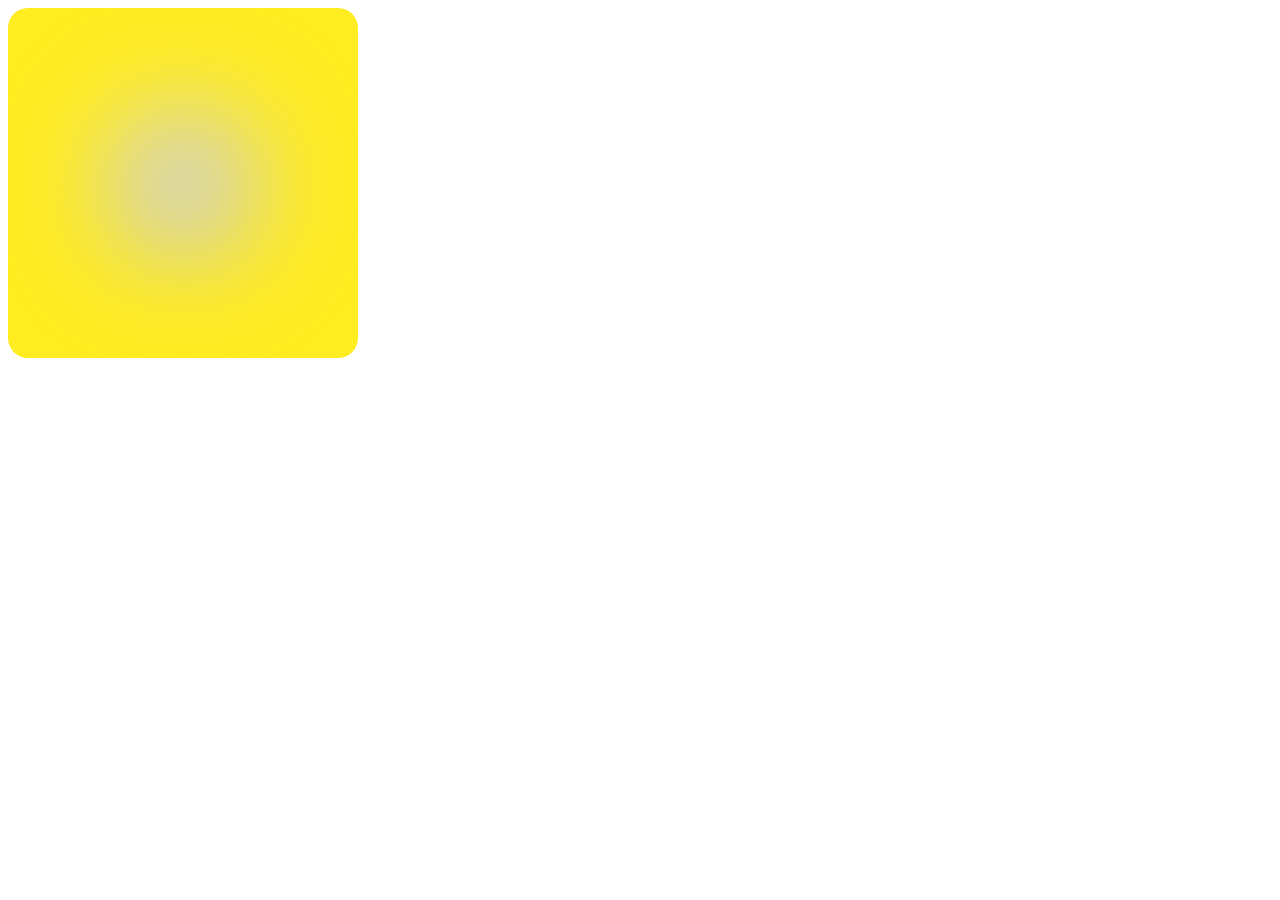
<file: Animation/index.html>
<!DOCTYPE html>
<html lang="en">
<head>
    <link rel="stylesheet" href="styles/style.css" type="text/css">
    <meta charset="UTF-8">
    <title>Title</title>
</head>
<body>
<!--<div class="card"></div>-->
<!--<div class="light"></div>-->

<div class="card">
    <div class="light">
        <h1>Hover me</h1>
    </div>
</div>
</body>
</html>
</file>
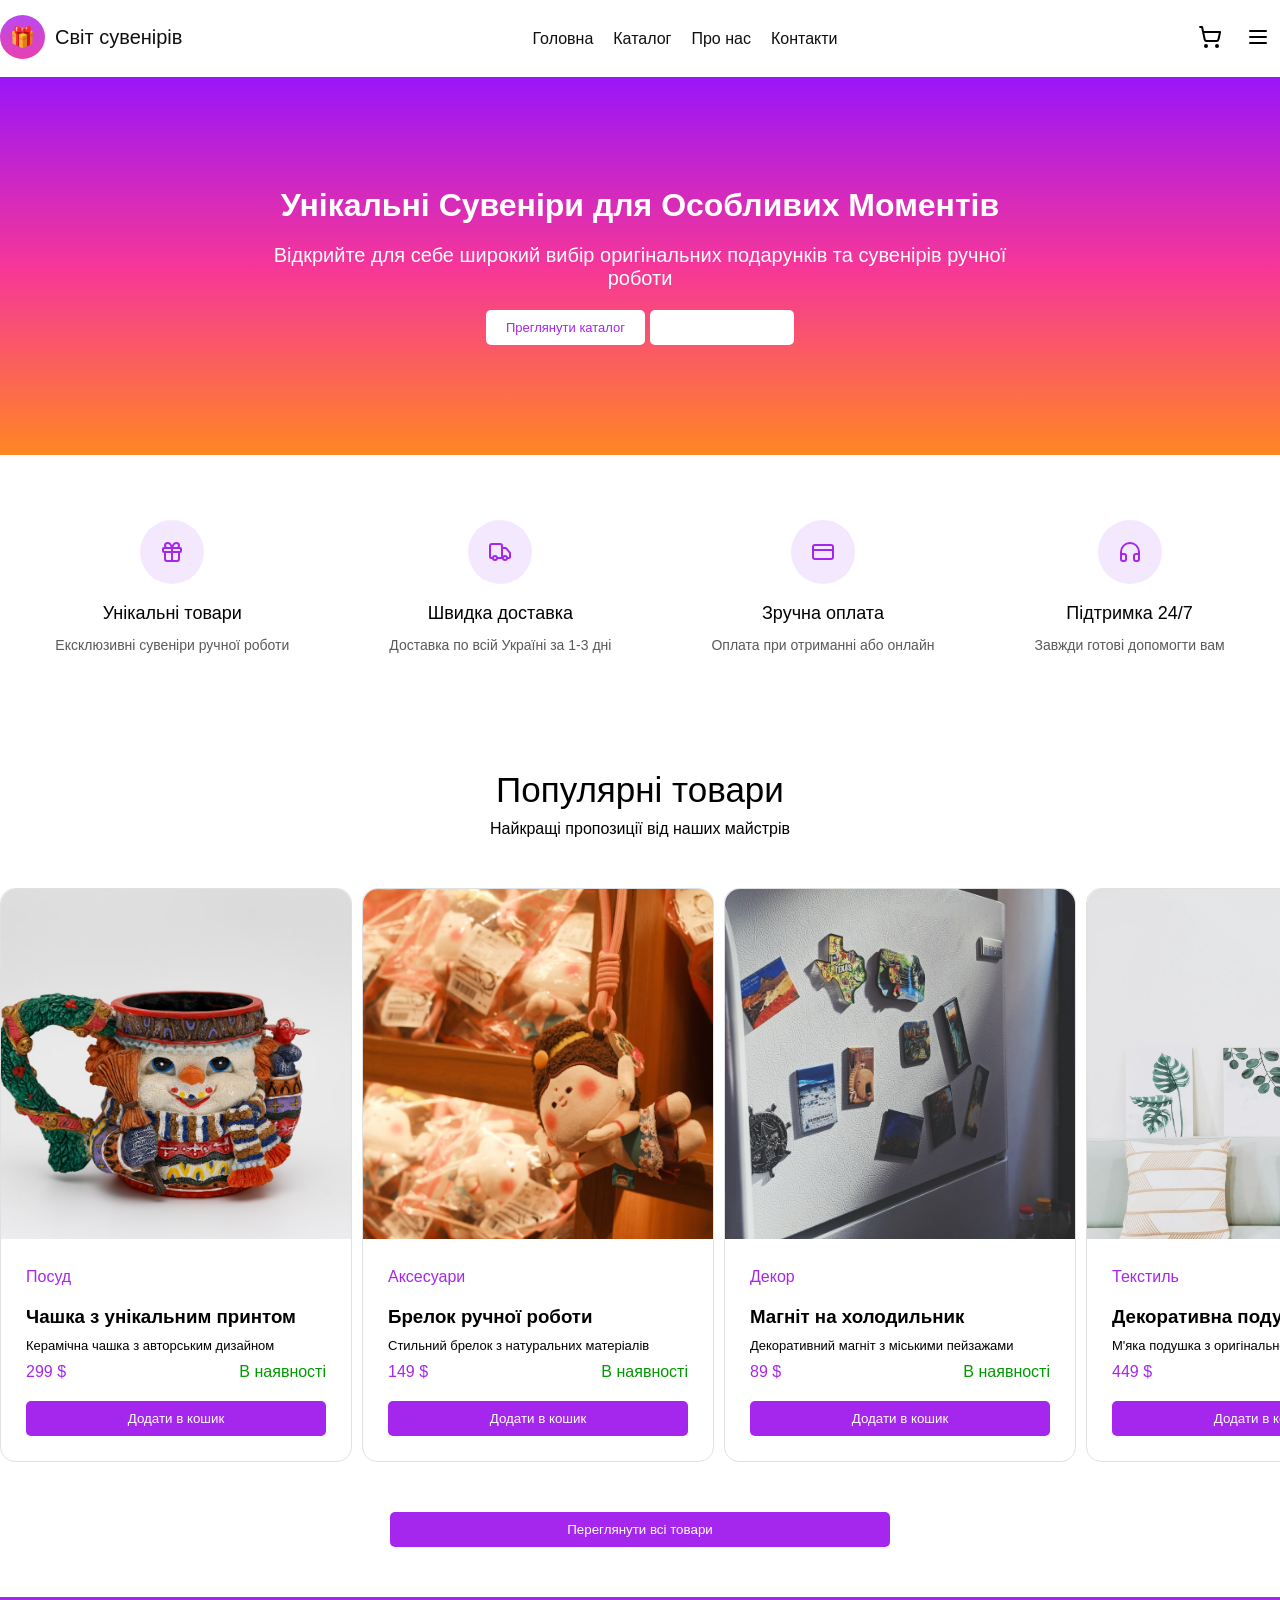
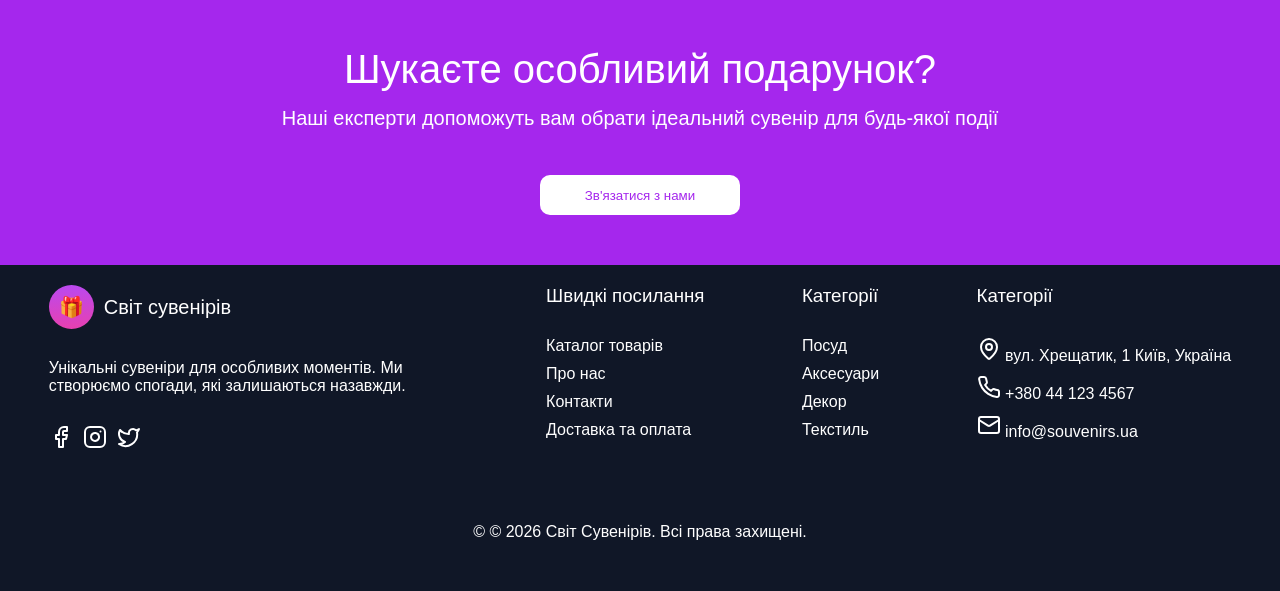
<file: lesson 8/index.html>
<!DOCTYPE html>
<html lang="en">
<head>
    <link href="style/style.css" rel="stylesheet" type="text/css">
    <meta charset="UTF-8">
    <title>Title</title>
</head>
<body>
<header class="header">
    <div class="header-top wrapper">
        <div class="logo">
            <a href="#">
                <span class="logo-icon">🎁</span>
                <span class="logo-tittle">Світ сувенірів</span>
            </a>
        </div>
        <nav>
            <ul>
                <li><a href="#">Головна</a></li>
                <li><a href="#">Каталог</a></li>
                <li><a href="#">Про нас</a></li>
                <li><a href="#">Контакти</a></li>
            </ul>
        </nav>
        <div class="header-top-btn">
            <button><svg xmlns="http://www.w3.org/2000/svg" width="24" height="24" viewBox="0 0 24 24" fill="none" stroke="currentColor" stroke-width="2" stroke-linecap="round" stroke-linejoin="round" class="lucide lucide-shopping-cart h-5 w-5"><circle cx="8" cy="21" r="1"></circle><circle cx="19" cy="21" r="1"></circle><path d="M2.05 2.05h2l2.66 12.42a2 2 0 0 0 2 1.58h9.78a2 2 0 0 0 1.95-1.57l1.65-7.43H5.12"></path></svg></button>
            <button><svg xmlns="http://www.w3.org/2000/svg" width="24" height="24" viewBox="0 0 24 24" fill="none" stroke="currentColor" stroke-width="2" stroke-linecap="round" stroke-linejoin="round" class="lucide lucide-menu h-5 w-5"><line x1="4" x2="20" y1="12" y2="12"></line><line x1="4" x2="20" y1="6" y2="6"></line><line x1="4" x2="20" y1="18" y2="18"></line></svg></button>
        </div>
    </div>
    <div class="header-bottom">
        <h1>Унікальні Сувеніри для Особливих Моментів</h1>
        <p>Відкрийте для себе широкий вибір оригінальних подарунків та сувенірів ручної роботи</p>
        <div class="header-bottom-btn">
            <button>Преглянути каталог</button>
            <button id="btn-hover">Дізнатися більше</button>
        </div>
    </div>
</header>
<main>
    <section class="advantages">
        <article>
            <span><svg xmlns="http://www.w3.org/2000/svg" width="24" height="24" viewBox="0 0 24 24" fill="none" stroke="currentColor" stroke-width="2" stroke-linecap="round" stroke-linejoin="round" class="lucide lucide-gift h-8 w-8 text-purple-600"><rect x="3" y="8" width="18" height="4" rx="1"></rect><path d="M12 8v13"></path><path d="M19 12v7a2 2 0 0 1-2 2H7a2 2 0 0 1-2-2v-7"></path><path d="M7.5 8a2.5 2.5 0 0 1 0-5A4.8 8 0 0 1 12 8a4.8 8 0 0 1 4.5-5 2.5 2.5 0 0 1 0 5"></path></svg></span>
            <h3>Унікальні товари</h3>
            <p>Ексклюзивні сувеніри ручної роботи</p>
        </article>
        <article>
            <span><svg xmlns="http://www.w3.org/2000/svg" width="24" height="24" viewBox="0 0 24 24" fill="none" stroke="currentColor" stroke-width="2" stroke-linecap="round" stroke-linejoin="round" class="lucide lucide-truck h-8 w-8 text-purple-600"><path d="M14 18V6a2 2 0 0 0-2-2H4a2 2 0 0 0-2 2v11a1 1 0 0 0 1 1h2"></path><path d="M15 18H9"></path><path d="M19 18h2a1 1 0 0 0 1-1v-3.65a1 1 0 0 0-.22-.624l-3.48-4.35A1 1 0 0 0 17.52 8H14"></path><circle cx="17" cy="18" r="2"></circle><circle cx="7" cy="18" r="2"></circle></svg></span>
            <h3>Швидка доставка</h3>
            <p>Доставка по всій Україні за 1-3 дні</p>
        </article>
        <article>
            <span><svg xmlns="http://www.w3.org/2000/svg" width="24" height="24" viewBox="0 0 24 24" fill="none" stroke="currentColor" stroke-width="2" stroke-linecap="round" stroke-linejoin="round" class="lucide lucide-credit-card h-8 w-8 text-purple-600"><rect width="20" height="14" x="2" y="5" rx="2"></rect><line x1="2" x2="22" y1="10" y2="10"></line></svg></span>
            <h3>Зручна оплата</h3>
            <p>Оплата при отриманні або онлайн</p>
        </article>
        <article>
            <span><svg xmlns="http://www.w3.org/2000/svg" width="24" height="24" viewBox="0 0 24 24" fill="none" stroke="currentColor" stroke-width="2" stroke-linecap="round" stroke-linejoin="round" class="lucide lucide-headphones h-8 w-8 text-purple-600"><path d="M3 14h3a2 2 0 0 1 2 2v3a2 2 0 0 1-2 2H5a2 2 0 0 1-2-2v-7a9 9 0 0 1 18 0v7a2 2 0 0 1-2 2h-1a2 2 0 0 1-2-2v-3a2 2 0 0 1 2-2h3"></path></svg></span>
            <h3>Підтримка 24/7</h3>
            <p>Завжди готові допомогти вам</p>
        </article>
    </section>
    <section class="catalog wrapper">
        <div class="catalog-top">
            <h2>Популярні товари</h2>
            <p>Найкращі пропозиції від наших майстрів</p>
        </div>
        <div class="catalog-cards">
            <article class="card">
                <img src="images/img1.jfif" alt="img1">
                <div class="card-main">
                    <span class="label">Посуд</span>
                    <h3>Чашка з унікальним принтом</h3>
                    <p>Керамічна чашка з авторським дизайном</p>
                    <div class="price">
                        <span class="cost">299 $</span>
                        <span class="instock">В наявності</span>
                    </div>
                    <button class="card-btn">
                        <span>Додати в кошик</span>
                    </button>
                </div>
            </article>
            <article class="card">
                <img src="images/img2.jfif" alt="img1">
                <div class="card-main">
                    <span class="label">Аксесуари</span>
                    <h3>Брелок ручної роботи</h3>
                    <p>Стильний брелок з натуральних матеріалів</p>
                    <div class="price">
                        <span class="cost">149 $</span>
                        <span class="instock">В наявності</span>
                    </div>
                    <button class="card-btn">
                        <span>Додати в кошик</span>
                    </button>
                </div>
            </article>
            <article class="card">
                <img src="images/img3.jfif" alt="img1">
                <div class="card-main">
                    <span class="label">Декор</span>
                    <h3>Магніт на холодильник</h3>
                    <p>Декоративний магніт з міськими пейзажами</p>
                    <div class="price">
                        <span class="cost">89 $</span>
                        <span class="instock">В наявності</span>
                    </div>
                    <button class="card-btn">
                        <span>Додати в кошик</span>
                    </button>
                </div>
            </article>
            <article class="card">
                <img src="images/img4.jfif" alt="img1">
                <div class="card-main">
                    <span class="label">Текстиль</span>
                    <h3>Декоративна подушка</h3>
                    <p>М'яка подушка з оригінальною вишивкою</p>
                    <div class="price">
                        <span class="cost">449 $</span>
                        <span class="instock">В наявності</span>
                    </div>
                    <button class="card-btn">
                        <span>Додати в кошик</span>
                    </button>
                </div>
            </article>
        </div>
        <span class="all-tov"><button class="all-tov-btn">Переглянути всі товари</button></span>
    </section>
    <section class="send">
        <h2>Шукаєте особливий подарунок?</h2>
        <p>Наші експерти допоможуть вам обрати ідеальний сувенір для будь-якої події</p>
        <button>Зв'язатися з нами</button>
    </section>
</main>
<footer>
    <div class="footer-top">
        <article class="column">
            <div class="logo">
                <a href="#">
                    <span class="logo-icon">🎁</span>
                    <span class="logo-tittle2">Світ сувенірів</span>
                </a>
            </div>
            <p>Унікальні сувеніри для особливих моментів. Ми створюємо спогади, які залишаються назавжди.</p>
            <div class="footer-social">
                <ul>
                    <li><svg xmlns="http://www.w3.org/2000/svg" width="24" height="24" viewBox="0 0 24 24" fill="none" stroke="currentColor" stroke-width="2" stroke-linecap="round" stroke-linejoin="round" class="lucide lucide-facebook h-5 w-5"><path d="M18 2h-3a5 5 0 0 0-5 5v3H7v4h3v8h4v-8h3l1-4h-4V7a1 1 0 0 1 1-1h3z"></path></svg></li>
                    <li><svg xmlns="http://www.w3.org/2000/svg" width="24" height="24" viewBox="0 0 24 24" fill="none" stroke="currentColor" stroke-width="2" stroke-linecap="round" stroke-linejoin="round" class="lucide lucide-instagram h-5 w-5"><rect width="20" height="20" x="2" y="2" rx="5" ry="5"></rect><path d="M16 11.37A4 4 0 1 1 12.63 8 4 4 0 0 1 16 11.37z"></path><line x1="17.5" x2="17.51" y1="6.5" y2="6.5"></line></svg></li>
                    <li><svg xmlns="http://www.w3.org/2000/svg" width="24" height="24" viewBox="0 0 24 24" fill="none" stroke="currentColor" stroke-width="2" stroke-linecap="round" stroke-linejoin="round" class="lucide lucide-twitter h-5 w-5"><path d="M22 4s-.7 2.1-2 3.4c1.6 10-9.4 17.3-18 11.6 2.2.1 4.4-.6 6-2C3 15.5.5 9.6 3 5c2.2 2.6 5.6 4.1 9 4-.9-4.2 4-6.6 7-3.8 1.1 0 3-1.2 3-1.2z"></path></svg></li>
                </ul>
            </div>
        </article>
        <article class="column">
            <h3>Швидкі посилання</h3>
            <ul>
                <li><a href="#">Каталог товарів</a></li>
                <li><a href="#">Про нас</a></li>
                <li><a href="#">Контакти</a></li>
                <li><a href="#">Доставка та оплата</a></li>
            </ul>
        </article>
        <article class="column">
            <h3>Категорії</h3>
            <ul>
                <li><a href="#">Посуд</a></li>
                <li><a href="#">Аксесуари</a></li>
                <li><a href="#">Декор</a></li>
                <li><a href="#">Текстиль</a></li>
            </ul>
        </article>
        <article class="column">
            <h3>Категорії</h3>
            <ul>
                <li><a href="#">
                    <span><svg xmlns="http://www.w3.org/2000/svg" width="24" height="24" viewBox="0 0 24 24" fill="none" stroke="currentColor" stroke-width="2" stroke-linecap="round" stroke-linejoin="round" class="lucide lucide-map-pin h-5 w-5 flex-shrink-0 mt-0.5"><path d="M20 10c0 4.993-5.539 10.193-7.399 11.799a1 1 0 0 1-1.202 0C9.539 20.193 4 14.993 4 10a8 8 0 0 1 16 0"></path><circle cx="12" cy="10" r="3"></circle></svg></span>
                    <span>вул. Хрещатик, 1 Київ, Україна</span>
                </a></li>
                <li><a href="tel:+380 44 123 4567">
                    <span><svg xmlns="http://www.w3.org/2000/svg" width="24" height="24" viewBox="0 0 24 24" fill="none" stroke="currentColor" stroke-width="2" stroke-linecap="round" stroke-linejoin="round" class="lucide lucide-phone h-5 w-5 flex-shrink-0"><path d="M22 16.92v3a2 2 0 0 1-2.18 2 19.79 19.79 0 0 1-8.63-3.07 19.5 19.5 0 0 1-6-6 19.79 19.79 0 0 1-3.07-8.67A2 2 0 0 1 4.11 2h3a2 2 0 0 1 2 1.72 12.84 12.84 0 0 0 .7 2.81 2 2 0 0 1-.45 2.11L8.09 9.91a16 16 0 0 0 6 6l1.27-1.27a2 2 0 0 1 2.11-.45 12.84 12.84 0 0 0 2.81.7A2 2 0 0 1 22 16.92z"></path></svg></span>
                    <span>+380 44 123 4567</span>
                </a></li>
                <li><a href="#">
                    <span><svg xmlns="http://www.w3.org/2000/svg" width="24" height="24" viewBox="0 0 24 24" fill="none" stroke="currentColor" stroke-width="2" stroke-linecap="round" stroke-linejoin="round" class="lucide lucide-mail h-5 w-5 flex-shrink-0"><rect width="20" height="16" x="2" y="4" rx="2"></rect><path d="m22 7-8.97 5.7a1.94 1.94 0 0 1-2.06 0L2 7"></path></svg></span>
                    <span>info@souvenirs.ua</span>
                </a></li>
            </ul>
        </article>
    </div>
    <div class="footer-bottom">
        <p>&copy; © 2026 Світ Сувенірів. Всі права захищені.</p>
    </div>
</footer>
</body>
</html>
</file>
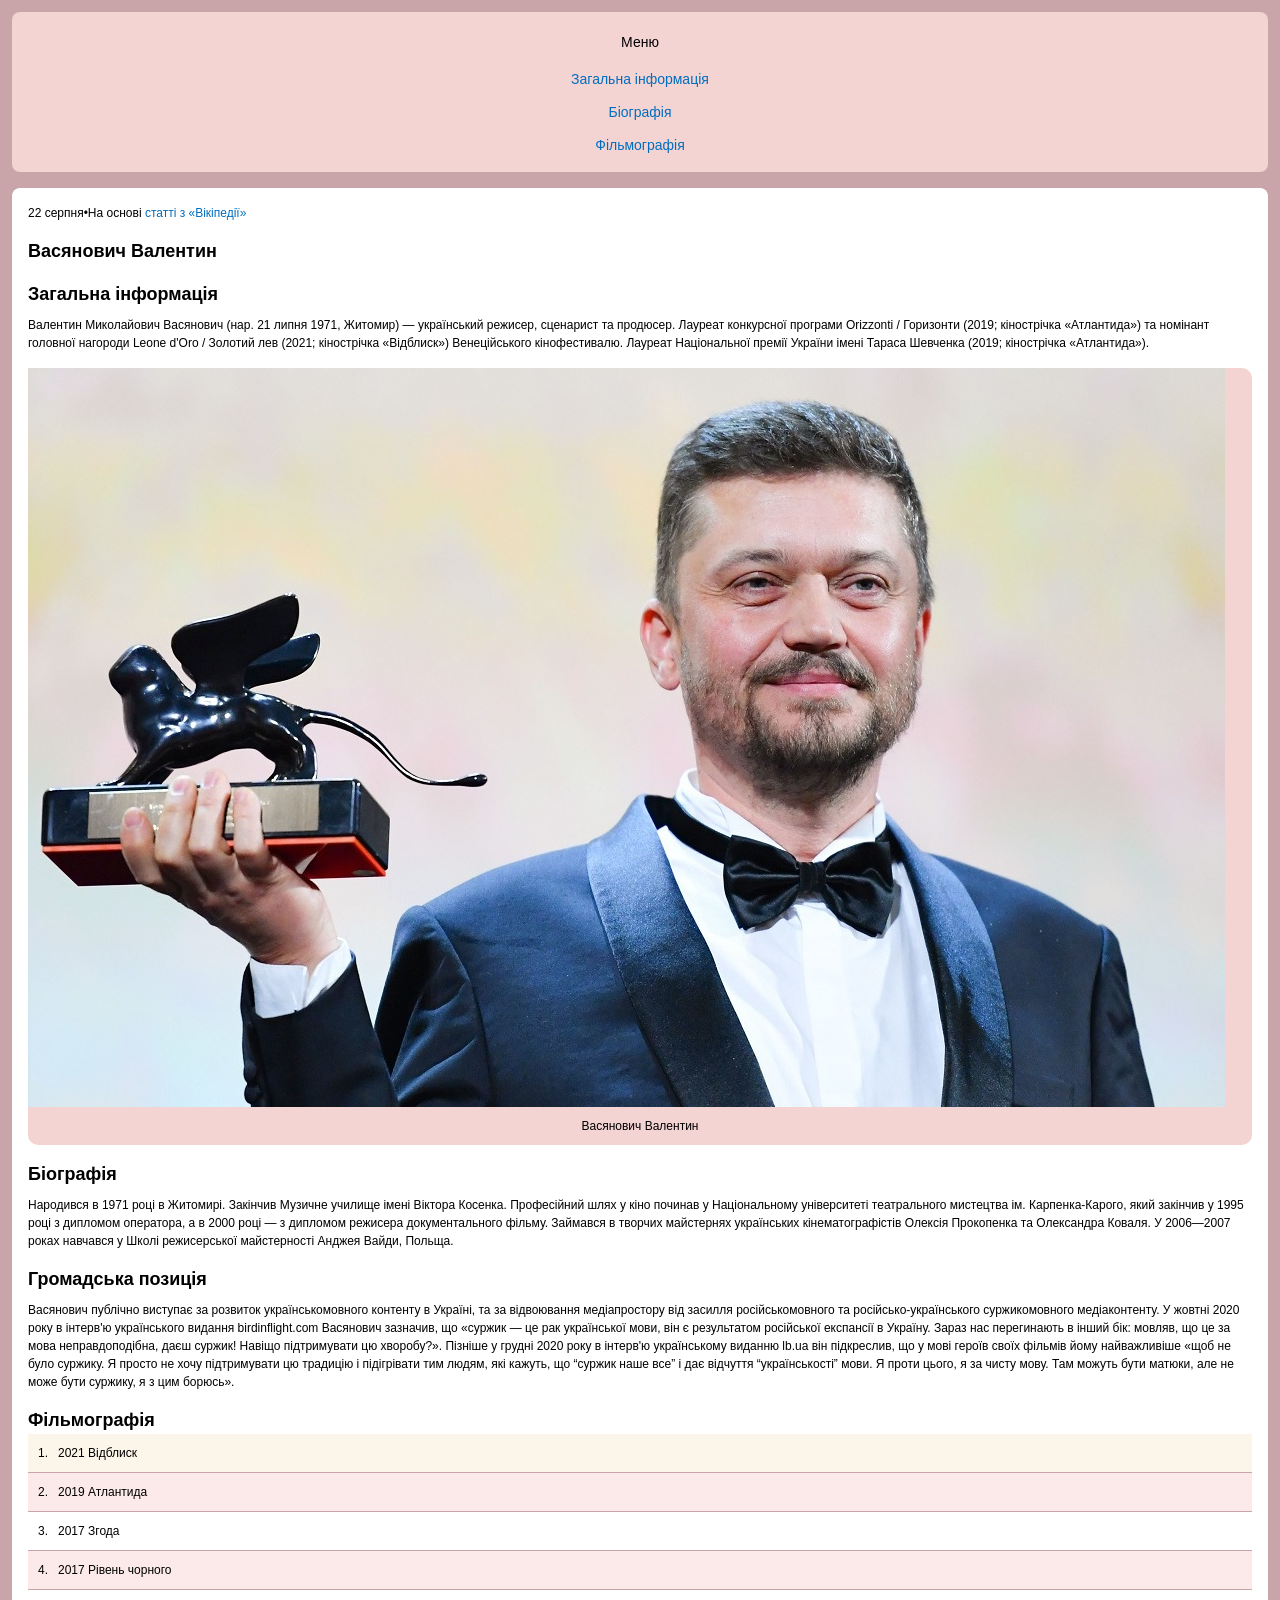
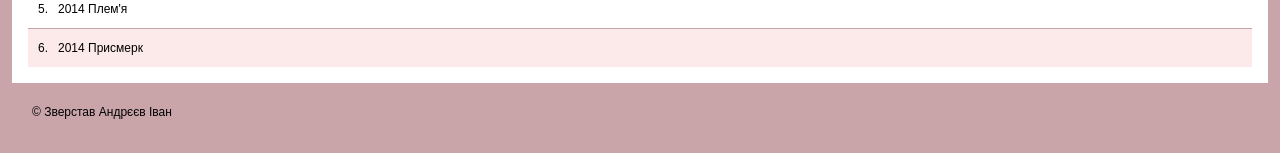
<file: lesson11/index.html>
<!DOCTYPE html>
<html lang="en">
<head>
    <link type="text/css" rel="stylesheet" href="style/style.css">
    <meta charset="UTF-8">
    <meta name="viewport" content="width=device-width, initial-scale=1.0">
    <title>Васянович Валентин</title>
</head>
<body>
<div class="wrapper">
    <nav>
        <span class="menu">Меню</span>
        <ul class="nav">
            <li><a href="#">Загальна інформація</a></li>
            <li><a href="#">Біографія</a></li>
            <li><a href="#">Фільмографія</a></li>
        </ul>
    </nav>
    <main>
        <article class="data">
            <span>22 серпня</span>&bull;<span>На основі <a href="#">статті з «Вікіпедії»</a></span>
        </article>
        <article class="main">
            <h1>Васянович Валентин</h1>
            <section class="info">
                <h2>Загальна інформація</h2>
                <p>Валентин Миколайович Васянович (нар. 21 липня 1971, Житомир) — український режисер, сценарист та продюсер. Лауреат конкурсної програми Orizzonti / Горизонти (2019; кінострічка «Атлантида») та номінант головної нагороди Leone d'Oro / Золотий лев (2021; кінострічка «Відблиск») Венеційського кінофестивалю. Лауреат Національної премії України імені Тараса Шевченка (2019; кінострічка «Атлантида»).</p>
            </section>
            <figure>
                <img src="images/Vasyan.jpg">
                <figcaption>Васянович Валентин</figcaption>
            </figure>
            <section class="info">
                <h2>Біографія</h2>
                <p>Народився в 1971 році в Житомирі. Закінчив Музичне училище імені Віктора Косенка. Професійний шлях у кіно починав у Національному університеті театрального мистецтва ім. Карпенка-Карого, який закінчив у 1995 році з дипломом оператора, а в 2000 році — з дипломом режисера документального фільму. Займався в творчих майстернях українських кінематографістів Олексія Прокопенка та Олександра Коваля.

                    У 2006—2007 роках навчався у Школі режисерської майстерності Анджея Вайди, Польща.</p>
            </section>
            <section class="info">
                <h2>Громадська позиція</h2>
                <p>Васянович публічно виступає за розвиток українськомовного контенту в Україні, та за відвоювання медіапростору від засилля російськомовного та російсько-українського суржикомовного медіаконтенту. У жовтні 2020 року в інтерв'ю українського видання birdinflight.com Васянович зазначив, що «суржик — це рак української мови, він є результатом російської експансії в Україну. Зараз нас перегинають в інший бік: мовляв, що це за мова неправдоподібна, даєш суржик! Навіщо підтримувати цю хворобу?». Пізніше у грудні 2020 року в інтерв'ю українському виданню lb.ua він підкреслив, що у мові героїв своїх фільмів йому найважливіше «щоб не було суржику. Я просто не хочу підтримувати цю традицію і підігрівати тим людям, які кажуть, що “суржик наше все” і дає відчуття “українськості” мови. Я проти цього, я за чисту мову. Там можуть бути матюки, але не може бути суржику, я з цим борюсь».</p>
            </section>
            <section class="movie">
                <h2>Фільмографія</h2>
                <ol>
                    <li>2021 Відблиск</li>
                    <li>2019 Атлантида</li>
                    <li>2017 Згода</li>
                    <li>2017 Рівень чорного</li>
                    <li>2014 Плем'я</li>
                    <li>2014 Присмерк</li>
                </ol>
            </section>
        </article>
    </main>
    <footer>
        <span>&copy; Зверстав Андрєєв Іван</span>
    </footer>
</div>
</body>
</html>
</file>
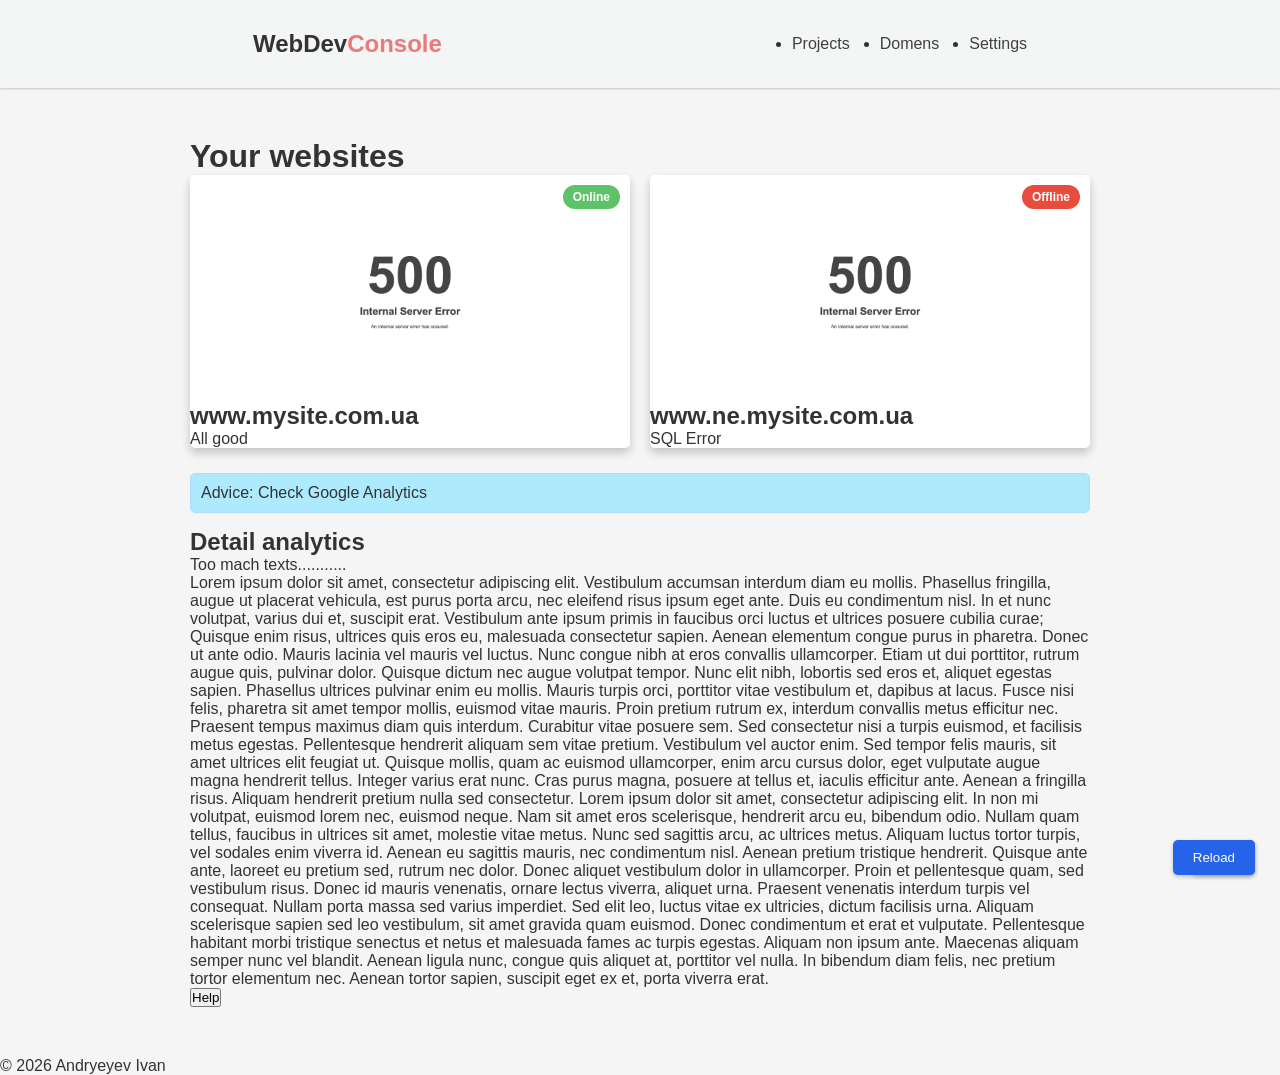
<file: lesson12/index.html>
<!DOCTYPE html>
<html lang="en">
<head>
    <link rel="stylesheet" href="style/style.css" type="text/css">
    <meta name="viewport" content="width=device-width, initial-scale=1.0">
    <meta charset="UTF-8">
    <title>WEB Service Admin Panel</title>
</head>
<body>
<header>
    <div class="logo">WebDev<span>Console</span></div>
    <nav>
        <ul>
            <li><a href="#">Projects</a></li>
            <li><a href="#">Domens</a></li>
            <li><a href="#">Settings</a></li>
        </ul>
    </nav>
</header>
<div class="wrapper">
    <main>
        <h1>Your websites</h1>
        <article class="card-grid">
            <section class="web-card">
                <div class="preview-box">
                    <img src="images/Error.png" alt="Error">
                    <span class="status online">Online</span>
                </div>
                <div class="card-info">
                    <h2>www.mysite.com.ua</h2>
                    <p>All good</p>
                    <button class="btn-edit">Edit</button>
                </div>
            </section>
            <section class="web-card">
                <div class="preview-box">
                    <img src="images/Error.png" alt="Error">
                    <span class="status offline">Offline</span>
                </div>
                <div class="card-info">
                    <h2>www.ne.mysite.com.ua</h2>
                    <p>SQL Error</p>
                    <button class="btn-edit">Reload</button>
                </div>
            </section>
        </article>
        <article class="info-alert">
            <p><span class="strong">Advice:</span> Check Google Analytics</p>
        </article>
        <article class="details">
            <h2>Detail analytics</h2>
            <p>Too mach texts...........</p>
            <div class="scroll">
                <p>Lorem ipsum dolor sit amet, consectetur adipiscing elit. Vestibulum accumsan interdum diam eu mollis. Phasellus fringilla, augue ut placerat vehicula, est purus porta arcu, nec eleifend risus ipsum eget ante. Duis eu condimentum nisl. In et nunc volutpat, varius dui et, suscipit erat. Vestibulum ante ipsum primis in faucibus orci luctus et ultrices posuere cubilia curae; Quisque enim risus, ultrices quis eros eu, malesuada consectetur sapien. Aenean elementum congue purus in pharetra. Donec ut ante odio. Mauris lacinia vel mauris vel luctus. Nunc congue nibh at eros convallis ullamcorper. Etiam ut dui porttitor, rutrum augue quis, pulvinar dolor. Quisque dictum nec augue volutpat tempor. Nunc elit nibh, lobortis sed eros et, aliquet egestas sapien. Phasellus ultrices pulvinar enim eu mollis. Mauris turpis orci, porttitor vitae vestibulum et, dapibus at lacus.

                    Fusce nisi felis, pharetra sit amet tempor mollis, euismod vitae mauris. Proin pretium rutrum ex, interdum convallis metus efficitur nec. Praesent tempus maximus diam quis interdum. Curabitur vitae posuere sem. Sed consectetur nisi a turpis euismod, et facilisis metus egestas. Pellentesque hendrerit aliquam sem vitae pretium. Vestibulum vel auctor enim.

                    Sed tempor felis mauris, sit amet ultrices elit feugiat ut. Quisque mollis, quam ac euismod ullamcorper, enim arcu cursus dolor, eget vulputate augue magna hendrerit tellus. Integer varius erat nunc. Cras purus magna, posuere at tellus et, iaculis efficitur ante. Aenean a fringilla risus. Aliquam hendrerit pretium nulla sed consectetur. Lorem ipsum dolor sit amet, consectetur adipiscing elit. In non mi volutpat, euismod lorem nec, euismod neque. Nam sit amet eros scelerisque, hendrerit arcu eu, bibendum odio. Nullam quam tellus, faucibus in ultrices sit amet, molestie vitae metus. Nunc sed sagittis arcu, ac ultrices metus.

                    Aliquam luctus tortor turpis, vel sodales enim viverra id. Aenean eu sagittis mauris, nec condimentum nisl. Aenean pretium tristique hendrerit. Quisque ante ante, laoreet eu pretium sed, rutrum nec dolor. Donec aliquet vestibulum dolor in ullamcorper. Proin et pellentesque quam, sed vestibulum risus. Donec id mauris venenatis, ornare lectus viverra, aliquet urna. Praesent venenatis interdum turpis vel consequat. Nullam porta massa sed varius imperdiet. Sed elit leo, luctus vitae ex ultricies, dictum facilisis urna.

                    Aliquam scelerisque sapien sed leo vestibulum, sit amet gravida quam euismod. Donec condimentum et erat et vulputate. Pellentesque habitant morbi tristique senectus et netus et malesuada fames ac turpis egestas. Aliquam non ipsum ante. Maecenas aliquam semper nunc vel blandit. Aenean ligula nunc, congue quis aliquet at, porttitor vel nulla. In bibendum diam felis, nec pretium tortor elementum nec. Aenean tortor sapien, suscipit eget ex et, porta viverra erat.</p>
            </div>
        </article>
    </main>
    <button class="btn-fixed">Help</button>
</div>
<footer>
    <p>&copy; 2026 Andryeyev Ivan</p>
</footer>
</body>
</html>
</file>
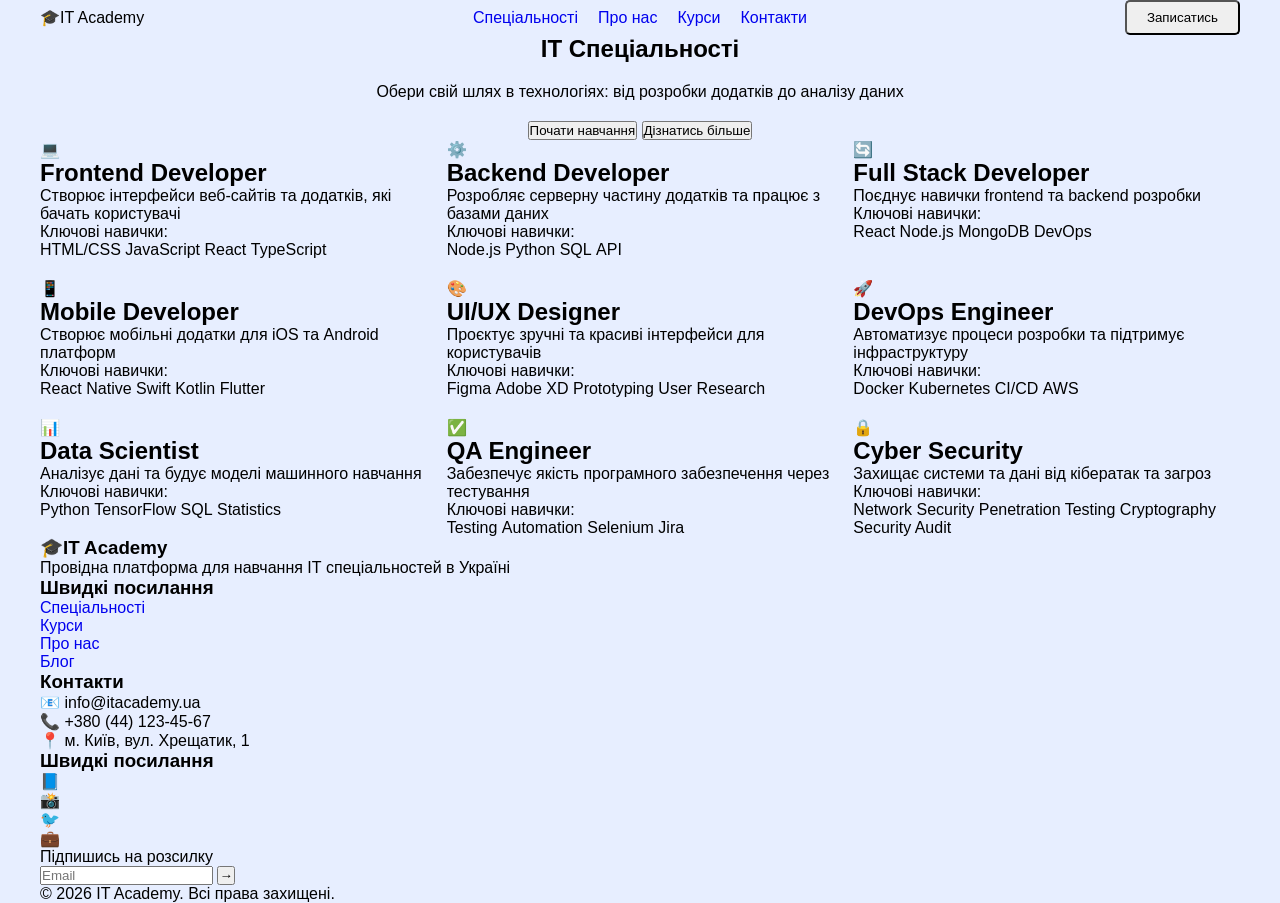
<file: lesson9/index.html>
<!DOCTYPE html>
<html lang="en">
<head>
    <link rel="stylesheet" type="text/css" href="style/style.css">
    <meta charset="UTF-8">
    <title>Title</title>
</head>
<body>
<header class="header">
    <div class="wrapper header-grid">
        <div class="logo"><span>🎓</span>IT Academy</div>
        <nav>
            <ul>
                <li><a href="#">Спеціальності</a></li>
                <li><a href="#">Про нас</a></li>
                <li><a href="#">Курси</a></li>
                <li><a href="#">Контакти</a></li>
            </ul>
        </nav>
        <button class="header-btn">Записатись</button>
    </div>
</header>
<main>
    <section class="start-studying">
        <div class="wrapper start-studying-grid">
            <h1>ІТ Спеціальності</h1>
            <p>Обери свій шлях в технологіях: від розробки додатків до аналізу даних</p>
            <div class="start-studying-btn">
                <button class="btn btn-start">Почати навчання</button>
                <button class="btn btn-more">Дізнатись більше</button>
            </div>
        </div>
    </section>
    <section class="cards-section">
        <div class="wrapper">
            <div class="cards-grid">
                <article class="card">
                    <div class="card-icon">💻</div>
                    <h2>Frontend Developer</h2>
                    <p>Створює інтерфейси веб-сайтів та додатків, які бачать користувачі</p>
                    <div class="skills">
                        <span>Ключові навички:</span>
                        <ul class="tags">
                            <li>HTML/CSS</li>
                            <li>JavaScript</li>
                            <li>React</li>
                            <li>TypeScript</li>
                        </ul>
                    </div>
                </article>
                <article class="card">
                    <div class="card-icon">⚙️</div>
                    <h2>Backend Developer</h2>
                    <p>Розробляє серверну частину додатків та працює з базами даних</p>
                    <div class="skills">
                        <span>Ключові навички:</span>
                        <ul class="tags">
                            <li>Node.js</li>
                            <li>Python</li>
                            <li>SQL</li>
                            <li>API</li>
                        </ul>
                    </div>
                </article>
                <article class="card">
                    <div class="card-icon">🔄</div>
                    <h2>Full Stack Developer</h2>
                    <p>Поєднує навички frontend та backend розробки</p>
                    <div class="skills">
                        <span>Ключові навички:</span>
                        <ul class="tags">
                            <li>React</li>
                            <li>Node.js</li>
                            <li>MongoDB</li>
                            <li>DevOps</li>
                        </ul>
                    </div>
                </article>
                <article class="card">
                    <div class="card-icon">📱</div>
                    <h2>Mobile Developer</h2>
                    <p>Створює мобільні додатки для iOS та Android платформ</p>
                    <div class="skills">
                        <span>Ключові навички:</span>
                        <ul class="tags">
                            <li>React Native</li>
                            <li>Swift</li>
                            <li>Kotlin</li>
                            <li>Flutter</li>
                        </ul>
                    </div>
                </article>
                <article class="card">
                    <div class="card-icon">🎨</div>
                    <h2>UI/UX Designer</h2>
                    <p>Проєктує зручні та красиві інтерфейси для користувачів</p>
                    <div class="skills">
                        <span>Ключові навички:</span>
                        <ul class="tags">
                            <li>Figma</li>
                            <li>Adobe XD</li>
                            <li>Prototyping</li>
                            <li>User Research</li>
                        </ul>
                    </div>
                </article>
                <article class="card">
                    <div class="card-icon">🚀</div>
                    <h2>DevOps Engineer</h2>
                    <p>Автоматизує процеси розробки та підтримує інфраструктуру</p>
                    <div class="skills">
                        <span>Ключові навички:</span>
                        <ul class="tags">
                            <li>Docker</li>
                            <li>Kubernetes</li>
                            <li>CI/CD</li>
                            <li>AWS</li>
                        </ul>
                    </div>
                </article>
                <article class="card">
                    <div class="card-icon">📊</div>
                    <h2>Data Scientist</h2>
                    <p>Аналізує дані та будує моделі машинного навчання</p>
                    <div class="skills">
                        <span>Ключові навички:</span>
                        <ul class="tags">
                            <li>Python</li>
                            <li>TensorFlow</li>
                            <li>SQL</li>
                            <li>Statistics</li>
                        </ul>
                    </div>
                </article>
                <article class="card">
                    <div class="card-icon">✅</div>
                    <h2>QA Engineer</h2>
                    <p>Забезпечує якість програмного забезпечення через тестування</p>
                    <div class="skills">
                        <span>Ключові навички:</span>
                        <ul class="tags">
                            <li>Testing</li>
                            <li>Automation</li>
                            <li>Selenium</li>
                            <li>Jira</li>
                        </ul>
                    </div>
                </article>
                <article class="card">
                    <div class="card-icon">🔒</div>
                    <h2>Cyber Security</h2>
                    <p>Захищає системи та дані від кібератак та загроз</p>
                    <div class="skills">
                        <span>Ключові навички:</span>
                        <ul class="tags">
                            <li>Network Security</li>
                            <li>Penetration Testing</li>
                            <li>Cryptography</li>
                            <li>Security Audit</li>
                        </ul>
                    </div>
                </article>
            </div>
        </div>
    </section>
</main>
<footer class="wrapper footer">
    <div class="footer-top">
        <div class="footer-grid">
            <div class="footer-column">
                <h3><span>🎓</span>IT Academy</h3>
                <p>Провідна платформа для навчання ІТ спеціальностей в Україні</p>
            </div>
            <div class="footer-column">
                <h3>Швидкі посилання</h3>
                <ul>
                    <li><a href="#">Спеціальності</a></li>
                    <li><a href="#">Курси</a></li>
                    <li><a href="#">Про нас</a></li>
                    <li><a href="#">Блог</a></li>
                </ul>
            </div>
            <div class="footer-column">
                <h3>Контакти</h3>
                <p>📧 info@itacademy.ua</p>
                <p>📞 +380 (44) 123-45-67</p>
                <p>📍 м. Київ, вул. Хрещатик, 1</p>
            </div>
            <div class="footer-column">
                <h3>Швидкі посилання</h3>
                <ul class="social">
                    <li><a href="#">📘</a></li>
                    <li><a href="#">📸</a></li>
                    <li><a href="#">🐦</a></li>
                    <li><a href="#">💼</a></li>
                </ul>
            </div>
            <p class="subscribe-title">Підпишись на розсилку</p>
            <div class="subscribe-grid">
                <input type="email" placeholder="Email">
                <button>→</button>
            </div>
        </div>
    </div>
    <div class="footer-bottom">
        <p &copy;>© 2026 IT Academy. Всі права захищені.</p>
    </div>
</footer>
</body>
</html>
</file>
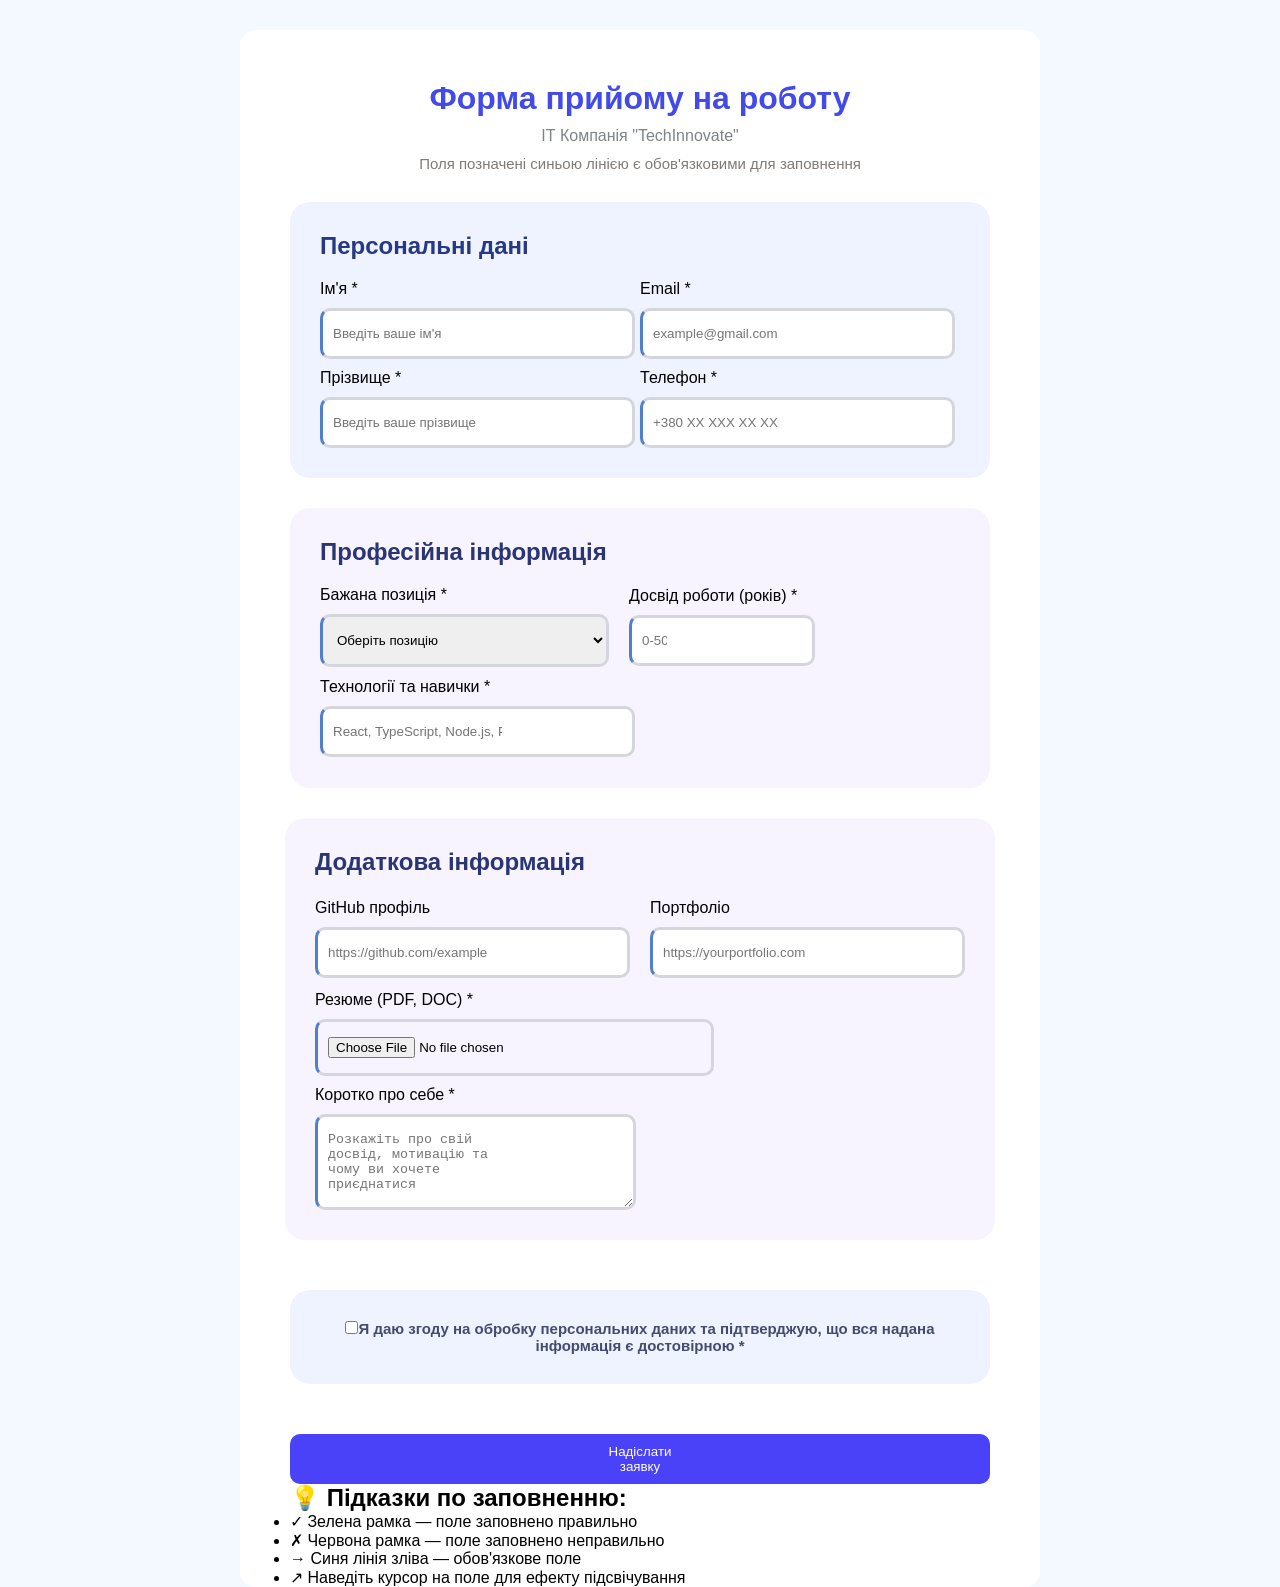
<file: PracticalForms/index.html>
<!DOCTYPE html>
<html lang="en">
<head>
    <link rel="stylesheet" href="styles/style.css" type="text/css">
    <meta name="viewport" content="width=device-width, initial-scale=1.0">
    <meta charset="UTF-8">
    <title>Форма прийому на роботу</title>
</head>
<body>
<main class="wrapper">
    <header>
        <div class="header">
            <h1>Форма прийому на роботу</h1>
            <p class="head-p-1">ІТ Компанія "TechInnovate"</p>
            <p class="head-p-2">Поля позначені синьою лінією є обов'язковими для заповнення</p>
        </div>
    </header>
    <form>
        <section class="personal-data wrapa">
            <h2>Персональні дані</h2>
            <div class="personal-data-grid">
                <div class="name inp">
                    <label for="input-name">Ім'я *</label>
                    <input type="text" name="name" id="input-name" placeholder="Введіть ваше ім'я">
                </div>
                <div class="email inp">
                    <label for="input-email">Email *</label>
                    <input type="email" name="email" id="input-email" placeholder="example@gmail.com">
                </div>
                <div class="surname inp">
                    <label for="input-surname">Прізвище *</label>
                    <input type="email" name="surname" id="input-surname" placeholder="Введіть ваше прізвище">
                </div>
                <div class="tel inp">
                    <label for="input-tel">Телефон *</label>
                    <input type="tel" name="tel" id="input-tel" placeholder="+380 XX XXX XX XX">
                </div>
            </div>
        </section>
        <section class="personal-inform wrapa">
            <h2>Професійна інформація</h2>
            <div class="personal-inform-grid">
                <div class="first-part">
                    <div class="pos inp">
                        <label for="position">Бажана позиція *</label>
                        <select name="position">
                            <option value="position" selected>Оберіть позицію</option>
                            <option value="frontend">Frontend Developer</option>
                            <option value="backend">Backend Developer</option>
                            <option value="full">Full Stack Developer</option>
                        </select>
                    </div>
                    <div class="dosvid inp">
                        <label for="input-dosvid">Досвід роботи (років) *</label>
                        <input type="number" min="0" max="50" name="dosvid" id="input-dosvid" placeholder="0-50">
                    </div>
                </div>
                <div class="second-part inp">
                    <label for="input-tec">Технології та навички *</label>
                    <input type="text" name="tec" id="input-tec" placeholder="React, TypeScript, Node.js, Python...">
                </div>
            </div>
        </section>
        <section class="plus-inform wrapa">
            <h2>Додаткова інформація</h2>
            <div class="plus-inform-grid">
                <div class="first-part-plus">
                    <div class="github  inp">
                        <label for="input-github">GitHub профіль</label>
                        <input type="url" name="github" id="input-github" placeholder="https://github.com/example">
                    </div>
                    <div class="portfolio  inp">
                        <label for="input-portfolio">Портфоліо</label>
                        <input type="url" name="portfolio" id="input-portfolio" placeholder="https://yourportfolio.com">
                    </div>
                </div>
                <div class="second-part-plus  inp">
                    <label for="input-resume">Резюме (PDF, DOC) *</label>
                    <input type="file" name="tec" id="input-resume" placeholder="RВибрати файл">
                </div>
                <div class="third-part-plus  inp">
                    <label for="input-little">Коротко про себе *</label>
                    <textarea rows="4" cols="20" name="little" id="input-little" placeholder="Розкажіть про свій досвід, мотивацію та чому ви хочете приєднатися"></textarea>
                </div>
            </div>
        </section>
        <section class="agreement">
            <label>
                <input type="checkbox" name="agree">Я даю згоду на обробку персональних даних та підтверджую, що вся надана інформація є достовірною *
            </label>
        </section>
        <button type="submit" class="submit-btn">Надіслати заявку</button>
    </form>
    <footer>
        <h2>💡 Підказки по заповненню:</h2>
        <ul>
            <li>✓ Зелена рамка — поле заповнено правильно</li>
            <li>✗ Червона рамка — поле заповнено неправильно</li>
            <li>→ Синя лінія зліва — обов'язкове поле</li>
            <li>↗ Наведіть курсор на поле для ефекту підсвічування</li>
        </ul>
    </footer>
</main>
</body>
</html>
</file>
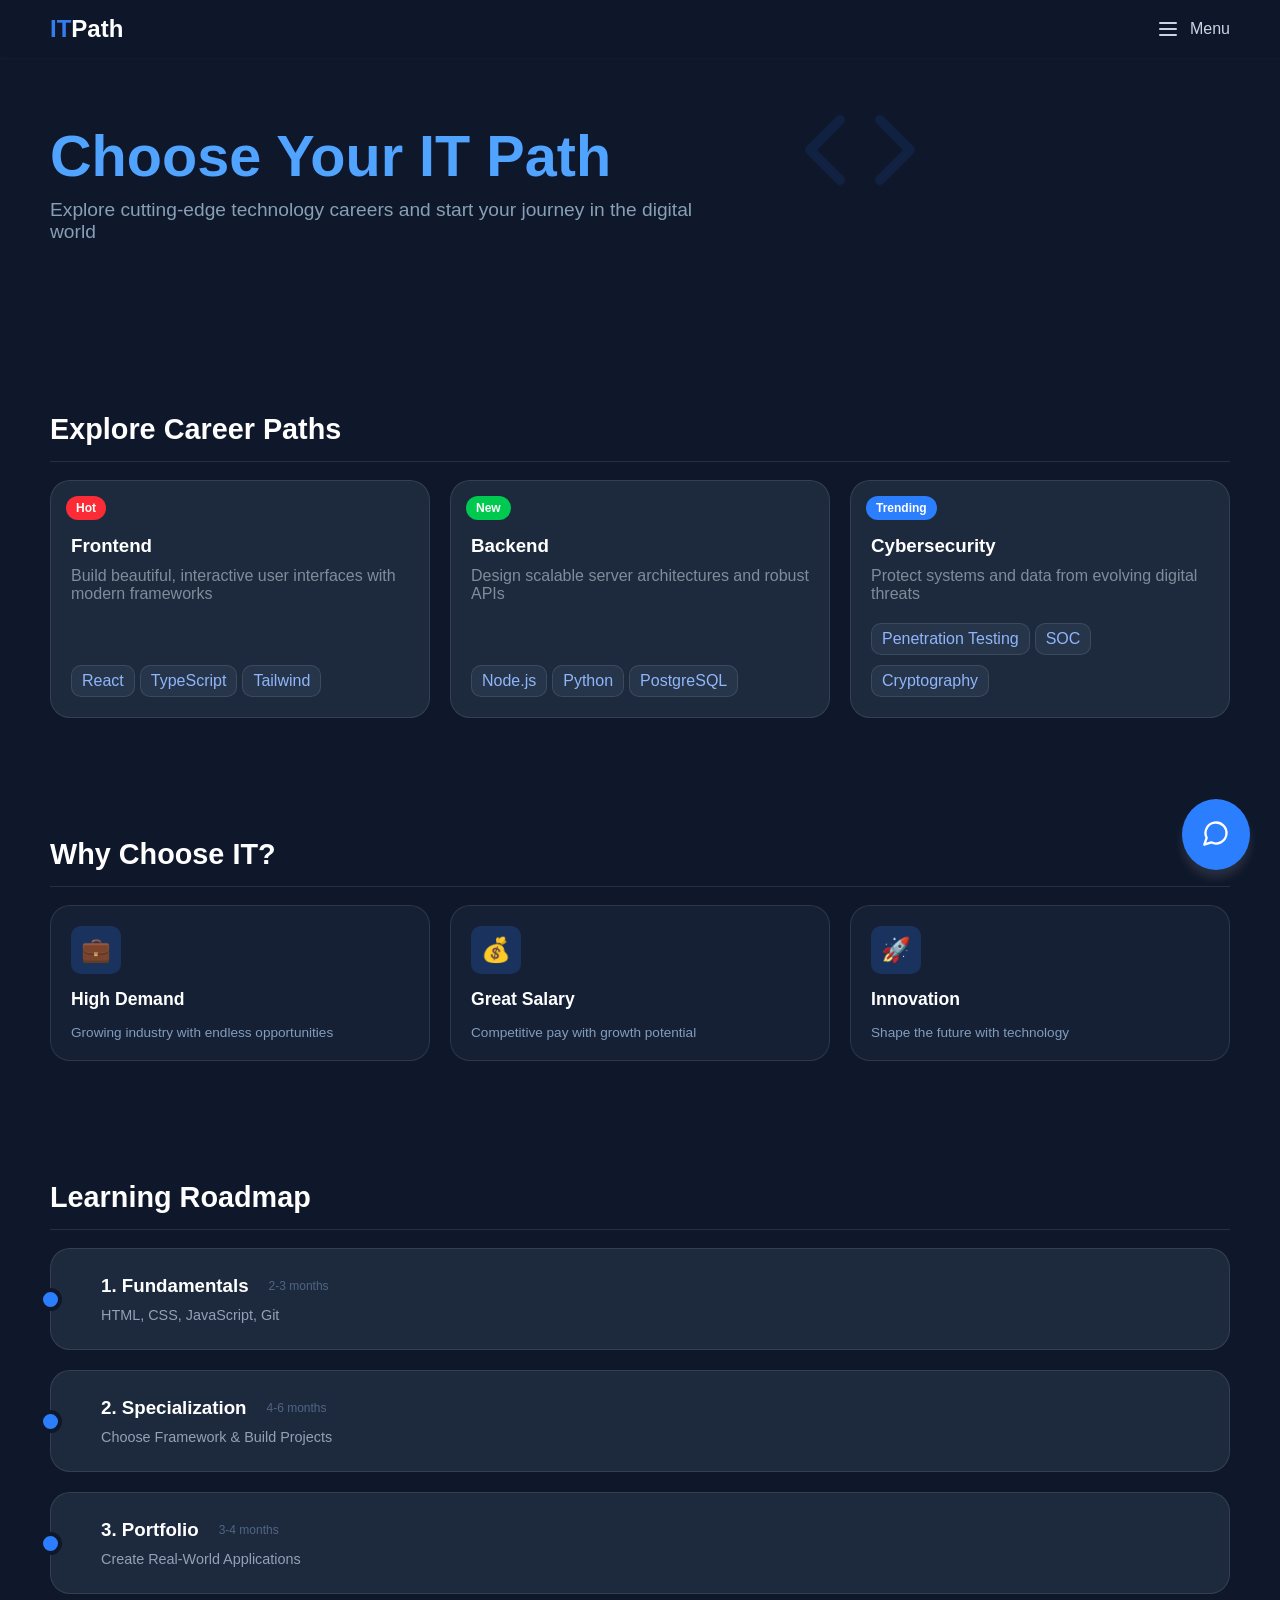
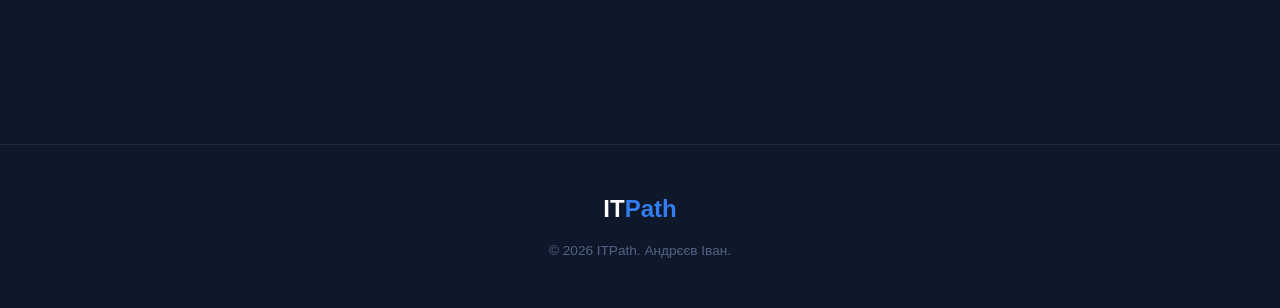
<file: PracticalN/index.html>
<!DOCTYPE html>
<html lang="en">
<head>
    <link rel="stylesheet" href="style/style.css" type="text/css">
    <meta name="viewport" content="width=device-width, initial-scale=1.0">
    <meta charset="UTF-8">
    <title>IT Career Path Landing Page</title>
</head>
<body>
<header>
    <div class="head wrapper">
        <div class="logo"><span>IT</span>Path</div>
        <div><button class="menu-btn"><svg xmlns="http://www.w3.org/2000/svg" width="24" height="24" viewBox="0 0 24 24" fill="none" stroke="currentColor" stroke-width="2" stroke-linecap="round" stroke-linejoin="round" class="lucide lucide-menu"><line x1="4" x2="20" y1="12" y2="12"></line><line x1="4" x2="20" y1="6" y2="6"></line><line x1="4" x2="20" y1="18" y2="18"></line></svg><span>Menu</span></button></div>
    </div>
</header>
<main class="wrapper">
    <section>
        <h1>Choose Your IT Path</h1>
        <p class="h1-p">Explore cutting-edge technology careers and start your journey in the digital world</p>
    </section>
    <section class="paths">
        <h2>Explore Career Paths</h2>
        <br>
        <div class="card-grid-paths">
            <article class="path-card">
                <span class="status hot">Hot</span>
                <h3>Frontend</h3>
                <p>Build beautiful, interactive user interfaces with modern frameworks</p>
                <div class="card-buttons">
                    <ul>
                        <li>React</li>
                        <li>TypeScript</li>
                        <li>Tailwind</li>
                    </ul>
                </div>
            </article>
            <article class="path-card">
                <span class="status new">New</span>
                <h3>Backend</h3>
                <p>Design scalable server architectures and robust APIs</p>
                <div class="card-buttons">
                    <ul>
                        <li>Node.js</li>
                        <li>Python</li>
                        <li>PostgreSQL</li>
                    </ul>
                </div>
            </article>
            <article class="path-card">
                <span class="status trending">Trending</span>
                <h3>Cybersecurity</h3>
                <p>Protect systems and data from evolving digital threats</p>
                <div class="card-buttons">
                    <ul>
                        <li>Penetration Testing</li>
                        <li>SOC</li>
                        <li>Cryptography</li>
                    </ul>
                </div>
            </article>
        </div>
    </section>
    <section class="why">
        <h2>Why Choose IT?</h2>
        <br>
        <div class="card-grid-why">
            <article class="why-card">
                <span class="icon">💼</span>
                <h3>High Demand</h3>
                <p>Growing industry with endless opportunities</p>
            </article>
            <article class="why-card">
                <span class="icon">💰</span>
                <h3>Great Salary</h3>
                <p>Competitive pay with growth potential</p>
            </article>
            <article class="why-card">
                <span class="icon">🚀</span>
                <h3>Innovation</h3>
                <p>Shape the future with technology</p>
            </article>
        </div>
    </section>
    <section class="hard-part">
        <h2>Learning Roadmap</h2>
        <br>
        <div class="road-cards">
            <article class="road-card">
                <div class="road-head"><h3>1. Fundamentals</h3><p>2-3 months</p></div>
                <p>HTML, CSS, JavaScript, Git</p>
                <div class="point"></div>
            </article>
            <article class="road-card">
                <div class="road-head"><h3>2. Specialization</h3><p>4-6 months</p></div>
                <p>Choose Framework & Build Projects</p>
                <div class="point"></div>
            </article>
            <article class="road-card">
                <div class="road-head"><h3>3. Portfolio</h3><p>3-4 months</p></div>
                <p>Create Real-World Applications</p>
                <div class="point"></div>
            </article>
        </div>
    </section>
    <button class="help"><svg xmlns="http://www.w3.org/2000/svg" width="28" height="28" viewBox="0 0 24 24" fill="none" stroke="currentColor" stroke-width="2" stroke-linecap="round" stroke-linejoin="round" class="lucide lucide-message-circle text-white"><path d="M7.9 20A9 9 0 1 0 4 16.1L2 22Z"></path></svg></button>
    <span class="cool-symbols"><svg xmlns="http://www.w3.org/2000/svg" width="120" height="120" viewBox="0 0 24 24" fill="none" stroke="currentColor" stroke-width="2" stroke-linecap="round" stroke-linejoin="round" class="lucide lucide-code text-blue-500"><polyline points="16 18 22 12 16 6"></polyline><polyline points="8 6 2 12 8 18"></polyline></svg></span>
</main>
<footer>
    <div class="logo">IT<span>Path</span></div>
    <p>&copy; 2026 ITPath. Андрєєв Іван.</p>
</footer>
</body>
</html>
</file>
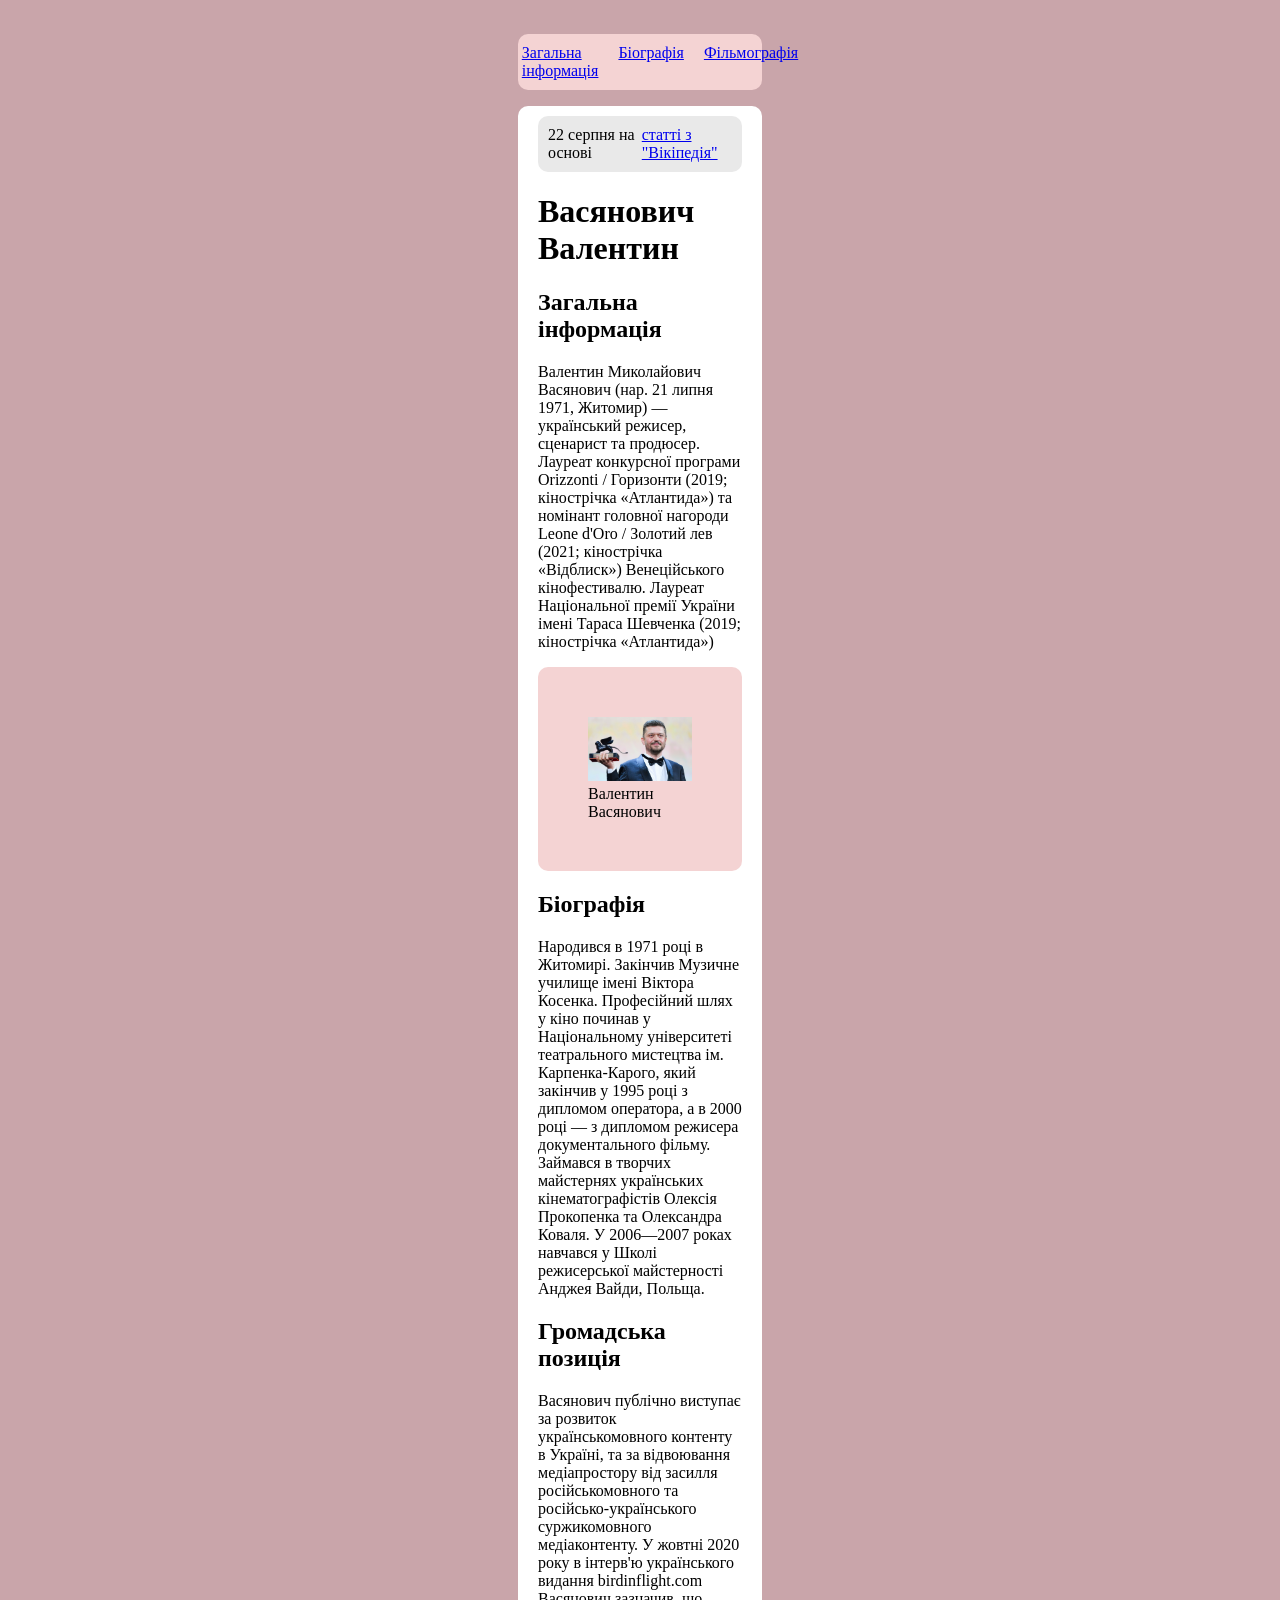
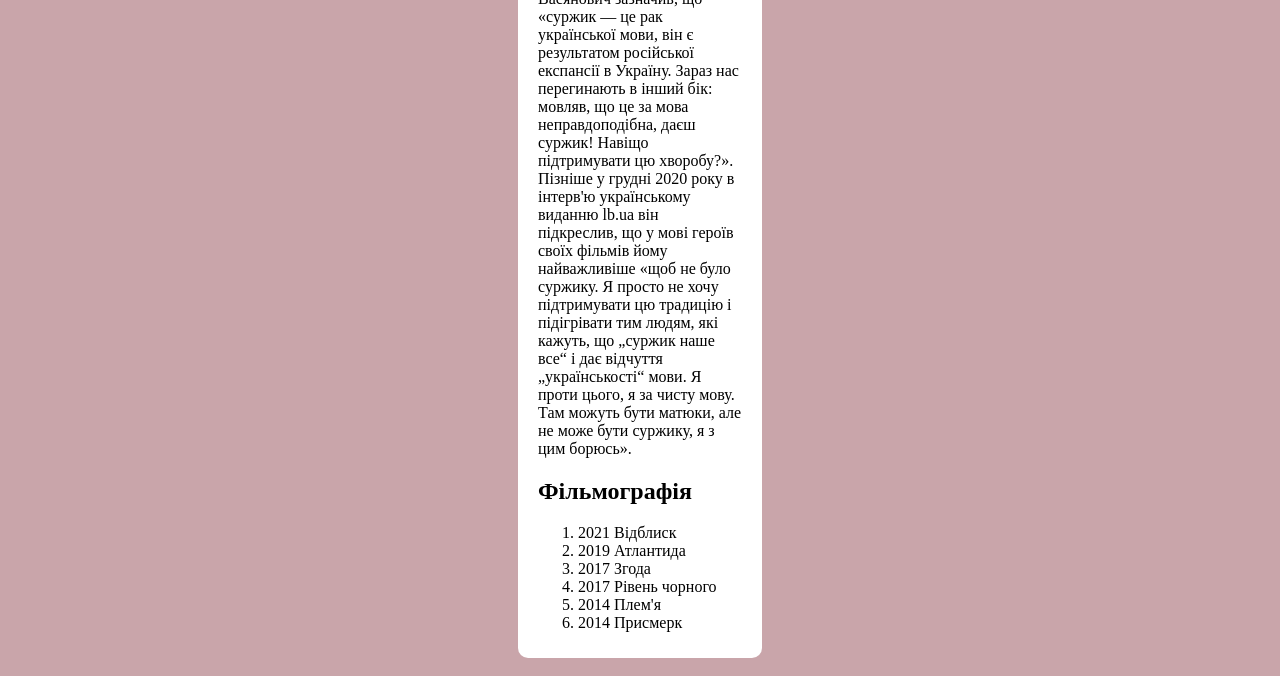
<file: PractIvan/index.html>
<!DOCTYPE html>
<html lang="en">
<head>
    <meta charset="UTF-8">
    <title>Title</title>
    <link rel="stylesheet" href="style/style.css">
</head>
<body>
<main>
    <nav>
        <ul>
            <li><a href="#">Загальна інформація</a></li>
            <li><a href="#">Біографія</a></li>
            <li><a href="#">Фільмографія</a></li>
        </ul>
    </nav>
    <div class="main">
        <div class="content">
            <span class="text">
            22 серпня на основі <a href="#">статті з "Вікіпедія"</a>
        </span>
            <h1>Васянович Валентин</h1>
            <h2>Загальна інформація</h2>
            <p>Валентин Миколайович Васянович (нар. 21 липня 1971, Житомир) — український режисер, сценарист та продюсер. Лауреат конкурсної програми Orizzonti / Горизонти (2019; кінострічка «Атлантида») та номінант головної нагороди Leone d'Oro / Золотий лев (2021; кінострічка «Відблиск») Венеційського кінофестивалю. Лауреат Національної премії України імені Тараса Шевченка (2019; кінострічка «Атлантида»)</p>
            <figure>
                <img src="images/Vasya.jpg" alt="vasya">
                <figcaption>Валентин Васянович</figcaption>
            </figure>
            <span>
            <h2>Біографія</h2>
            <p>Народився в 1971 році в Житомирі. Закінчив Музичне училище імені Віктора Косенка. Професійний шлях у кіно починав у Національному університеті театрального мистецтва ім. Карпенка-Карого, який закінчив у 1995 році з дипломом оператора, а в 2000 році — з дипломом режисера документального фільму. Займався в творчих майстернях українських кінематографістів Олексія Прокопенка та Олександра Коваля. У 2006—2007 роках навчався у Школі режисерської майстерності Анджея Вайди, Польща.</p>
        </span>
            <span>
            <h2>Громадська позиція</h2>
            <p>Васянович публічно виступає за розвиток українськомовного контенту в Україні, та за відвоювання медіапростору від засилля російськомовного та російсько-українського суржикомовного медіаконтенту. У жовтні 2020 року в інтерв'ю українського видання birdinflight.com Васянович зазначив, що «суржик — це рак української мови, він є результатом російської експансії в Україну. Зараз нас перегинають в інший бік: мовляв, що це за мова неправдоподібна, даєш суржик! Навіщо підтримувати цю хворобу?». Пізніше у грудні 2020 року в інтерв'ю українському виданню lb.ua він підкреслив, що у мові героїв своїх фільмів йому найважливіше «щоб не було суржику. Я просто не хочу підтримувати цю традицію і підігрівати тим людям, які кажуть, що „суржик наше все“ і дає відчуття „українськості“ мови. Я проти цього, я за чисту мову. Там можуть бути матюки, але не може бути суржику, я з цим борюсь».</p>
        </span>
            <span>
            <h2>Фільмографія</h2>
            <ol>
                <li>2021 Відблиск</li>
                <li>2019 Атлантида</li>
                <li>2017 Згода</li>
                <li>2017 Рівень чорного</li>
                <li>2014 Плем'я</li>
                <li>2014 Присмерк</li>
            </ol>
        </span>
        </div>
    </div>
</main>
</body>
</html>
</file>
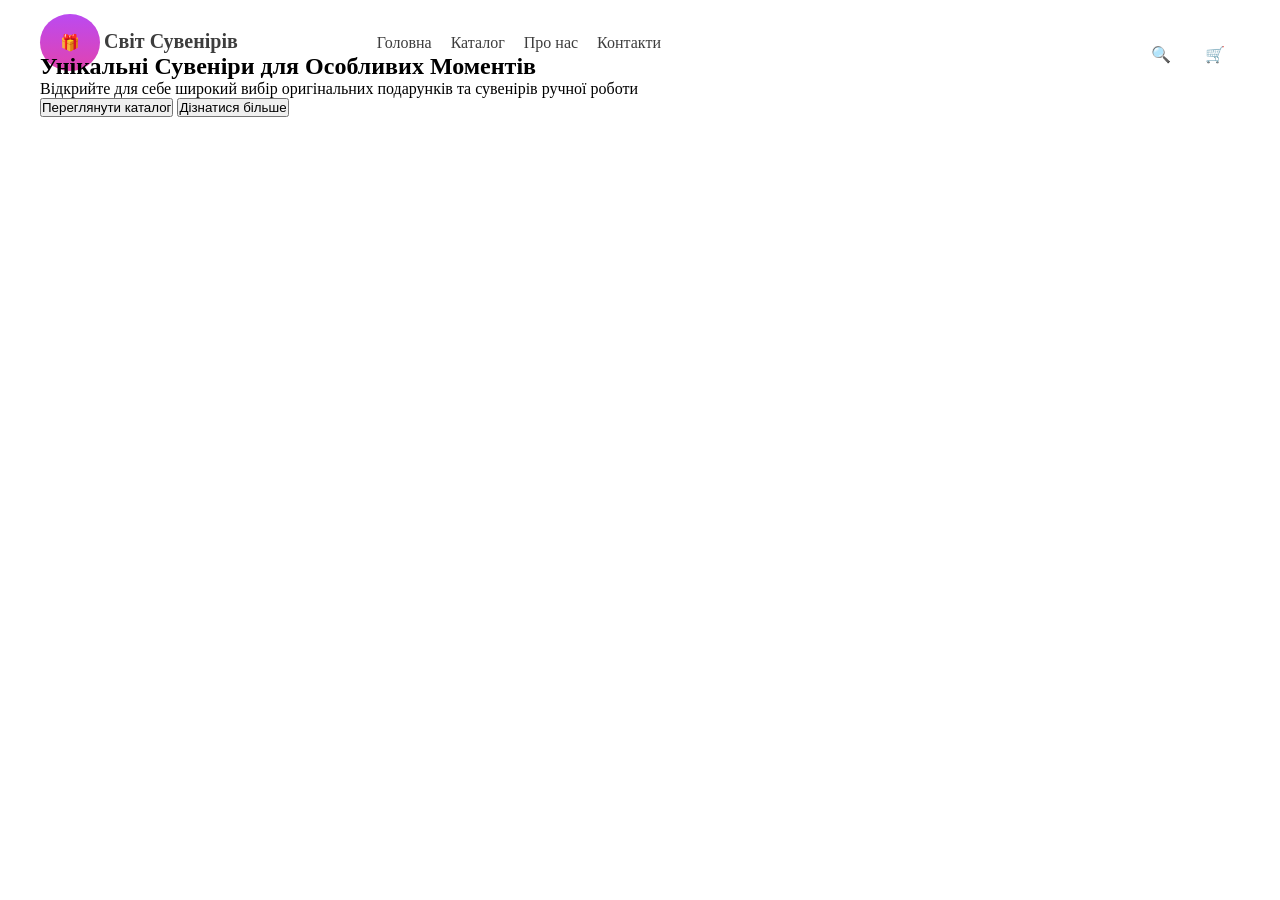
<file: WeebIvan2/index.html>
<!DOCTYPE html>
<html lang="en">
<head>
    <meta charset="UTF-8">
    <title>Title</title>
    <link type="text/css" rel="stylesheet" href="style/style.css">
</head>
<body>
<header class="wrapper">
    <div class="logo">
        <a href="#">
            <span class="logo-icon">🎁</span>
            <span class="logo-text">Світ Сувенірів</span>
        </a>
    </div>
    <nav>
        <ul>
            <li><a href="#">Головна</a></li>
            <li><a href="#">Каталог</a></li>
            <li><a href="#">Про нас</a></li>
            <li><a href="#">Контакти</a></li>
        </ul>
    </nav>
    <div class="header-button">
        <button>🔍</button>
        <button>🛒</button>
    </div>
    <main class="wrapper">
        <section class="main-top">
            <h1>Унікальні Сувеніри для Особливих Моментів</h1>
            <p>Відкрийте для себе широкий вибір оригінальних подарунків та сувенірів ручної роботи</p>
        </section>
        <section class="main-bottom">
            <button>Переглянути каталог</button>
            <button>Дізнатися більше</button>
        </section>
    </main>
</header>

</body>
</html>
</file>
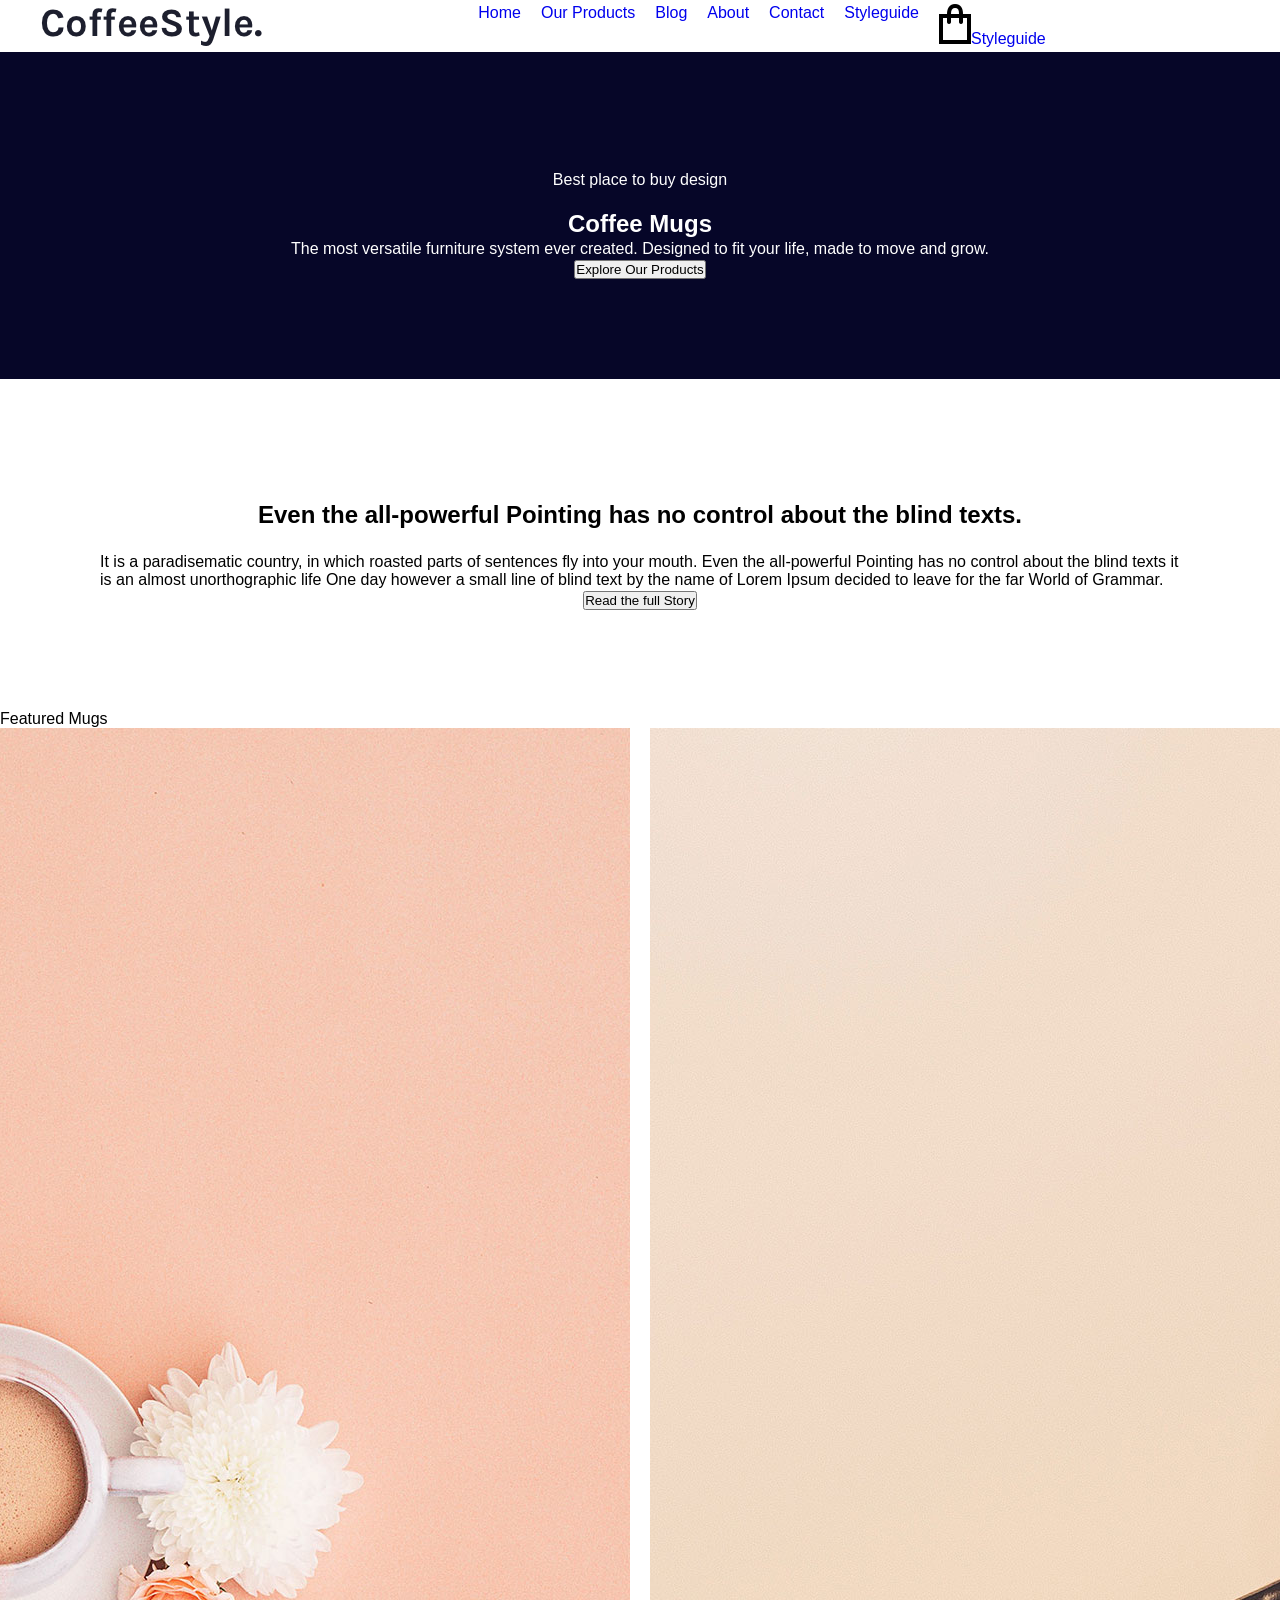
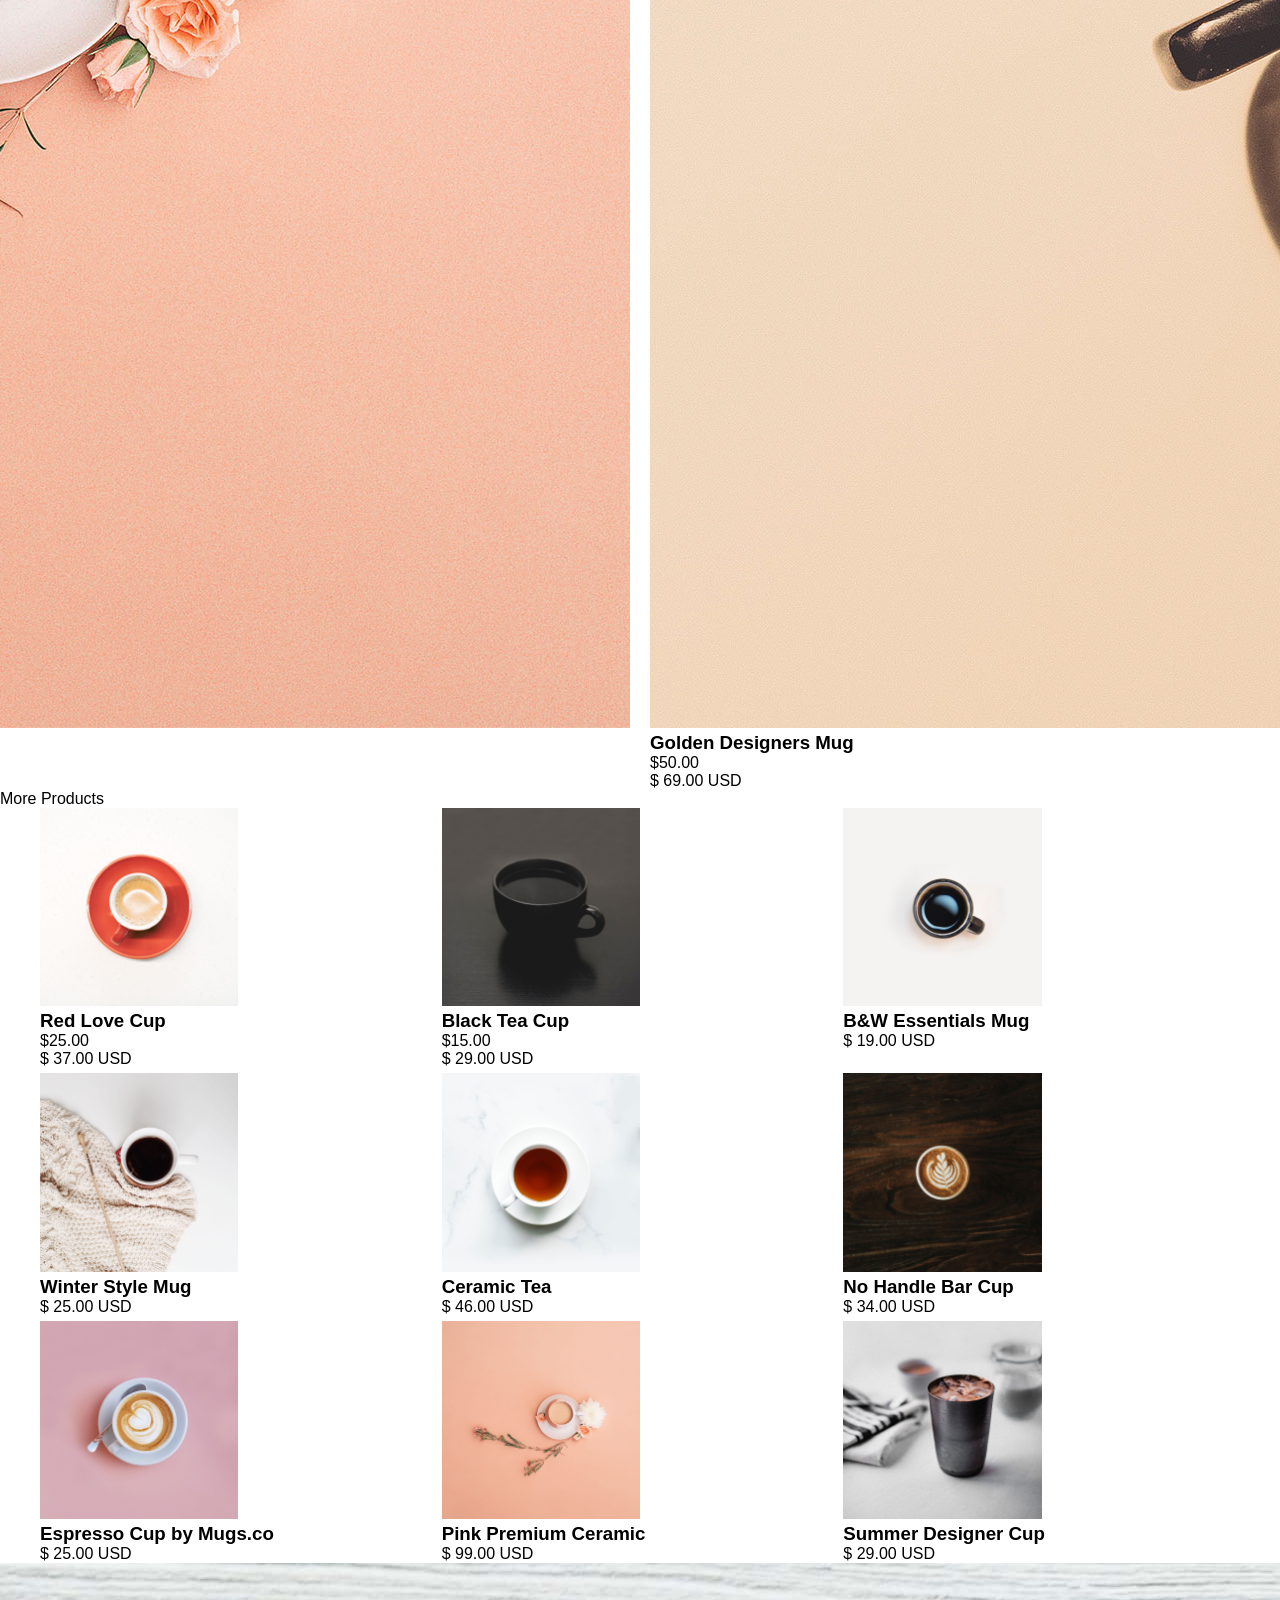
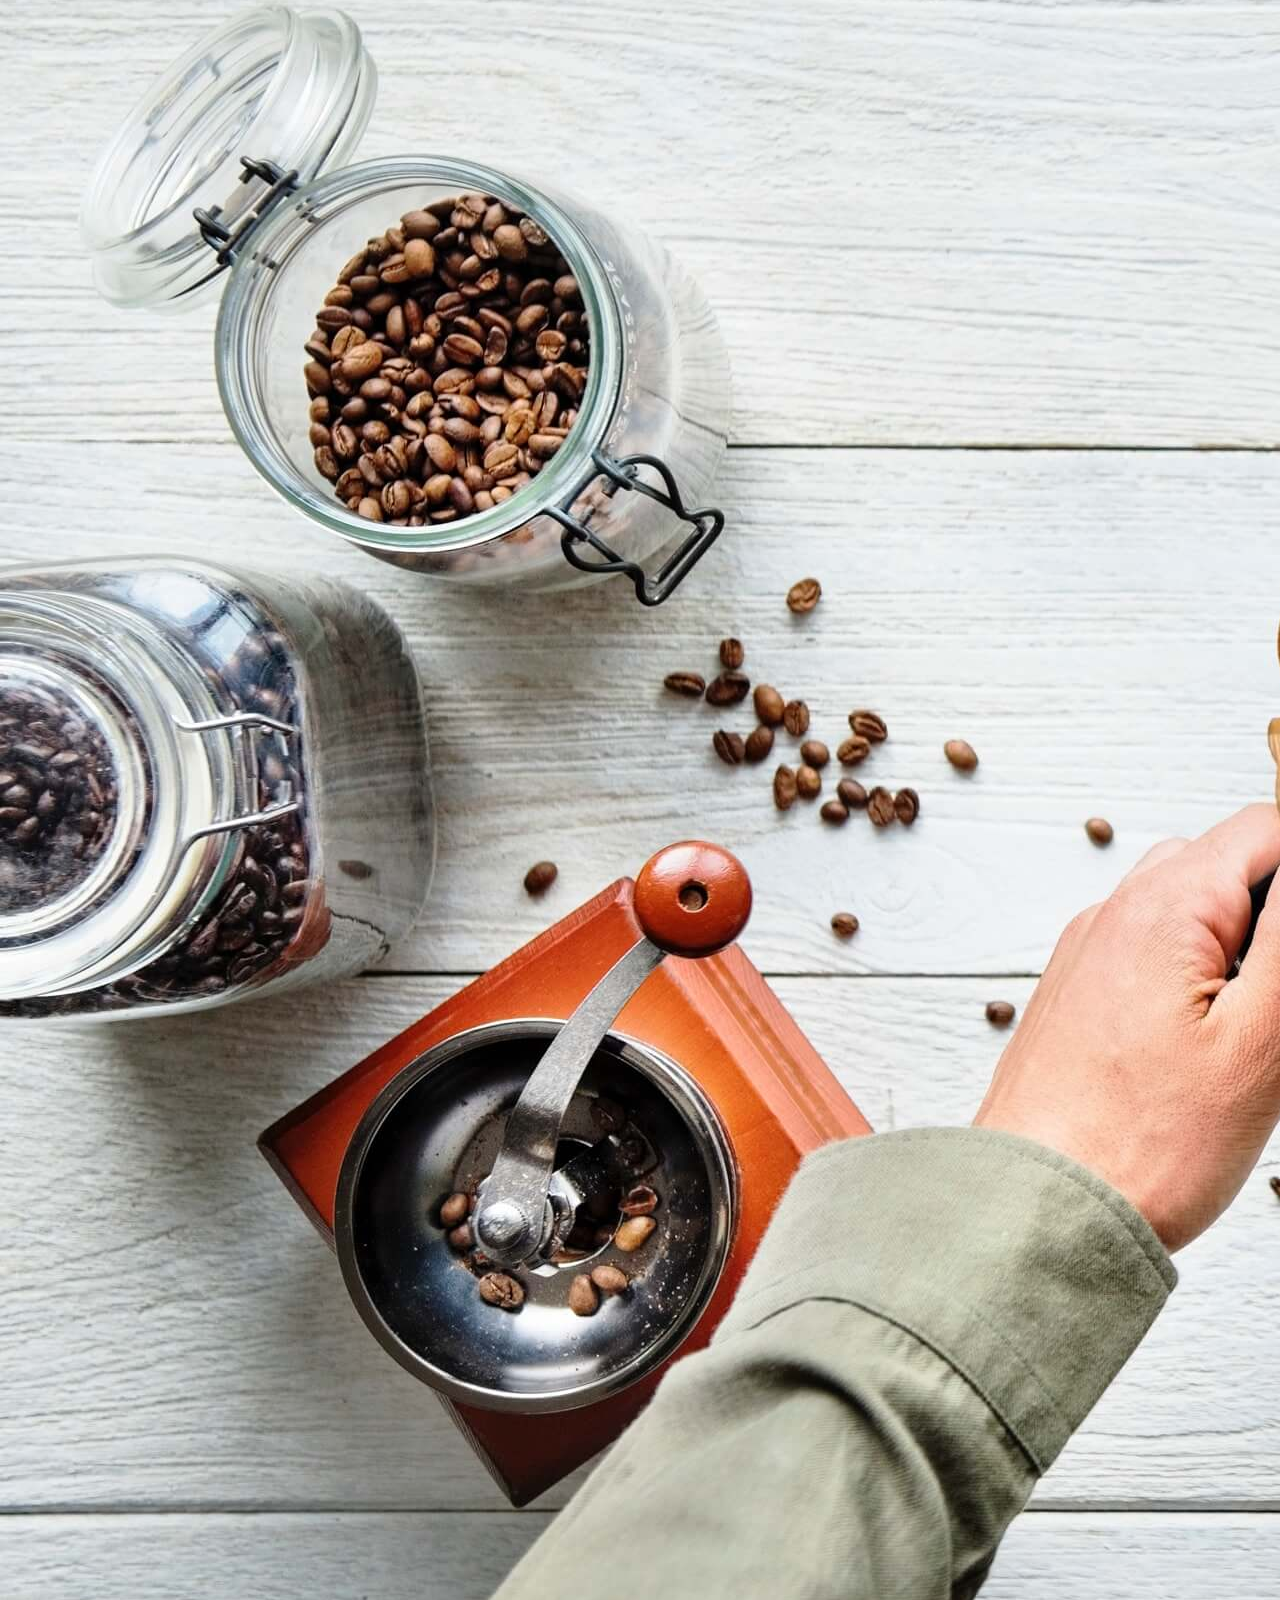
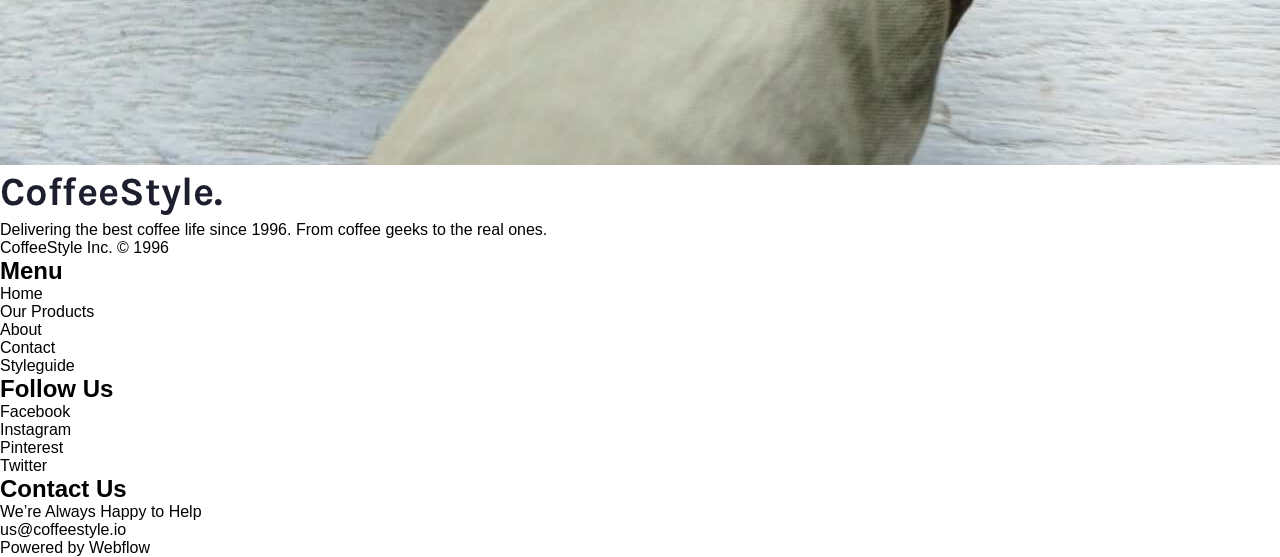
<file: Zalicova/index.html>
<!DOCTYPE html>
<html lang="en">
<head>
    <link rel="stylesheet" type="text/css" href="style/style.css">
    <link rel="preconnect" href="https://fonts.googleapis.com">
    <link rel="preconnect" href="https://fonts.gstatic.com/" crossorigin>
    <link href="https://fonts.googleapis.com/css2?family=Karla:ital,wght@0,200..800;1,200..800&display=swap" rel="stylesheet">
    <meta charset="UTF-8">
    <title>Title</title>
</head>
<body>
<header class="header">
    <div class="wrapper header-grid">
        <div class="logo"><span><img src="images/logo.png" alt="shop"></span></div>
        <nav>
            <ul>
                <li><a href="#">Home</a></li>
                <li><a href="#">Our Products</a></li>
                <li><a href="#">Blog</a></li>
                <li><a href="#">About</a></li>
                <li><a href="#">Contact</a></li>
                <li><a href="#">Styleguide</a></li>
                <li><span><img src="images/shop.png" alt="shop"></span><a href="#">Styleguide</a></li>
            </ul>
        </nav>
    </div>
    <main class="main">
        <section class="main-bg">
            <div class="main-grid">
                <p>Best place to buy design</p>
                <h2>Coffee Mugs</h2>
                <p>The most versatile furniture system ever created. Designed to fit your life, made to move and grow.</p>
                <button class="main-btn">Explore Our Products</button>
            </div>
        </section>
        <section class="menu-grid">
            <div class="menu-item">
                <h2>Even the all-powerful Pointing has no control about the blind texts.</h2>
                <p>It is a paradisematic country, in which roasted parts of sentences fly into your mouth. Even the all-powerful Pointing has no control about the blind texts it is an almost unorthographic life One day however a small line of blind text by the name of Lorem Ipsum decided to leave for the far World of Grammar.</p>
                <button class="menu-story-btn">Read the full Story</button>
            </div>
        </section>
        <span class="menu-spliter-featured">Featured Mugs</span>
        <div class="featured-grid">
            <article class="featured-item">
                <img src="images/1.jpg" alt="cup">
                <h3>Pink Premium Ceramic</h3>
                <p class="price">$ 99.00 USD</p>
            </article>
            <article class="featured-item">
                <img src="images/2.jpg" alt="cup">
                <h3>Golden Designers Mug</h3>
                <ul>
                    <li><p class="new-price">$50.00</p></li>
                    <li><p class="old-price">$ 69.00 USD</p></li>
                </ul>
            </article>
        </div>
        <span class="menu-spliter-products">More Products</span>
        <div class="products-grid wrapper">
            <article class="product">
                <img src="images/3.jpg" alt="cup">
                <h3>Red Love Cup</h3>
                <ul>
                    <li><p class="new-price">$25.00</p></li>
                    <li><p class="old-price">$ 37.00 USD</p></li>
                </ul>
            </article>
            <article class="product">
                <img src="images/4.jpg" alt="cup">
                <h3>Black Tea Cup</h3>
                <ul>
                    <li><p class="new-price">$15.00</p></li>
                    <li><p class="old-price">$ 29.00 USD</p></li>
                </ul>
            </article>
            <article class="product">
                <img src="images/5.jpg" alt="cup">
                <h3>B&W Essentials Mug</h3>
                <p class="price">$ 19.00 USD</p>
            </article>
            <article class="product">
                <img src="images/6.jpg" alt="cup">
                <h3>Winter Style Mug</h3>
                <p class="price">$ 25.00 USD</p>
            </article>
            <article class="product">
                <img src="images/7.jpg" alt="cup">
                <h3>Ceramic Tea</h3>
                <p class="price">$ 46.00 USD</p>
            </article>
            <article class="product">
                <img src="images/8.jpg" alt="cup">
                <h3>No Handle Bar Cup</h3>
                <p class="price">$ 34.00 USD</p>
            </article>
            <article class="product">
                <img src="images/9.jpg" alt="cup">
                <h3>Espresso Cup by Mugs.co</h3>
                <p class="price">$ 25.00 USD</p>
            </article>
            <article class="product">
                <img src="images/10.jpg" alt="cup">
                <h3>Pink Premium Ceramic</h3>
                <p class="price">$ 99.00 USD</p>
            </article>
            <article class="product">
                <img src="images/11.jpg" alt="cup">
                <h3>Summer Designer Cup</h3>
                <p class="price">$ 29.00 USD</p>
            </article>
        </div>
        <img class="footer-img" src="images/footer.jpg" alt="footer">
    </main>
    <footer>
        <div class="footer-column">
            <div class="logo"><span><img src="images/logo.png" alt="shop"></span></div>
            <p>Delivering the best coffee life since 1996. From coffee geeks to the real ones.</p>
            <p>CoffeeStyle Inc. © 1996</p>
        </div>
        <div class="footer-column">
            <h2>Menu</h2>
            <ul>
                <li><p>Home</p></li>
                <li><p>Our Products</p></li>
                <li><p>About</p></li>
                <li><p>Contact</p></li>
                <li><p>Styleguide</p></li>
            </ul>
        </div>
        <div class="footer-column">
            <h2>Follow Us</h2>
            <ul>
                <li><p>Facebook</p></li>
                <li><p>Instagram</p></li>
                <li><p>Pinterest</p></li>
                <li><p>Twitter</p></li>
            </ul>
        </div>
        <div class="footer-column">
            <h2>Contact Us</h2>
            <p class="1p">We’re Always Happy to Help</p>
            <p class="2p">us@coffeestyle.io</p>
            <p class="3p">Powered by Webflow</p>
        </div>
    </footer>
</header>
</body>
</html>
</file>
<file: Animation/styles/style.css>
/**{*/
/*    margin: 0;*/
/*    padding: 0;*/
/*    box-sizing: border-box;*/
/*}*/

/*:root{*/
/*    --primary: #3459bd;*/
/*    --accent: #03ea53;*/
/*    --transition-speed: 0.5s;*/
/*    --timing-bounce: cubic-bezier(0.645, 0.045, 0.355, 1);*/
/*}*/

/*.card{*/
/*    width: 400px;*/
/*    height: 400px;*/
/*    background-color: var(--accent);*/
/*    transition: transform var(--transition-speed); var(--timing-bounce) ease-in-out;*/
/*}*/

/*.card:hover{*/
/*    transform: scale(1.2) rotate(45deg);*/
/*    background: var(--primary)*/
/*}*/

/*@keyframes moveLight{*/
/*    0% {top: 0; left: 0; opacity: 0;}*/
/*    25% {top: 0; left: 0; opacity: 1;}*/
/*    50% {top: 80%; left: 50%; scale: 1.5;}*/
/*    100% {top: 0; left: 0; opacity: 0; scale: 1;}*/
/*}*/

/*.light{*/
/*    width: 300px;*/
/*    height: 400px;*/
/*    background-color: var(--primary);*/
/*    position: absolute;*/
/*    animation: moveLight 100s;*/
/*}*/

:root{
    --bg-card: rgba(255, 234, 0, 0.87);
    --light-color: #cccccc;
    --speed: 0.5;
}

.card{
    width: 350px;
    height: 350px;
    background-color: var(--bg-card);
    border-radius: 20px;
    position: relative;
    overflow: hidden;
    display: flex;
    justify-content: center;
    align-items: center;
    color: white;
    transition: transform var(--speed) cubic-bezier(0.2, 0.2, 0.2, 1);
}

.card:hover{
    transform: translateY(-15px) scale(1.2);
    cursor: pointer;
}

.light{
    position: absolute;
    width: 150px;
    height: 150px;
    background-color: var(--light-color);
    filter: blur(50px);
    border-radius: 50%;
    animation: animation-light 8s infinite;
}

@keyframes animation-light {
    0% {top: -20%; left: -20%;}
    50% {top: 60%; left: 70%; background: #ff0000}
    75% {top: 30%; left: 10%; background: #000dff}
    100% {top: -20%; left: -20%; background: var(--light-color)}
    }
}
</file>
<file: lesson 8/style/style.css>
*{
    list-style: none;
    margin: 0;
    padding: 0;
    text-decoration: none;
    font-family: 'Segoe UI', Tahoma, Geneva, Verdana, sans-serif;
}

.wrapper{
    max-width: 1400px;
    margin: 0 auto;
}

.header-top{
    display: flex;
    justify-content: space-between;
    padding: 15px 0;
}

header a{
    color: #0f0f0f;
}

.logo a{
    display: flex;
    align-items: center;
    column-gap: 10px;
    font-size: 20px;
}

.logo-icon{
    background: linear-gradient(#ba49f0, #e840b0);
    padding: 10px;
    border-radius: 50%;
}

.logo-tittle{
    font-weight: 400;
}

nav
{
    display: flex;
    align-items: center;
}

nav ul{
    display: flex;
    column-gap: 20px;
}

nav ul li a:hover{
    color: #ba49f0;
}

.header-top-btn button{
    border: none;
    padding: 10px;
    background: transparent;
    border-radius: 5px;
}

.header-bottom{
    display: flex;
    flex-direction: column;
    align-items: center;
    padding: 110px 0;
    color: #ffffff;
    background: linear-gradient(#9a15f9, #f63699, #ff8623);
    row-gap: 20px;
}

.header-bottom p{
    font-size: 20px;
    width: 770px;
    text-align: center;
    font-weight: 400;
}

.header-bottom-btn button{
    border: none;
    background: #fff;
    padding: 10px 20px;
    border-radius: 5px;
    font-size: 13px;
    color: #a527ed;
    font-weight: 500;
}

#btn-hover{
    color: transparent;
}

#btn-hover:hover{
    background: transparent;
    outline: 1px solid #fff;
    color: #0f0f0f;
}

.advantages{
    display: flex;
    flex-direction: row;
    justify-content: center;
    padding: 65px 0;
    text-align: center;
    column-gap: 100px;
}

.advantages-cards{
    max-width: 300px;
    display: flex;
    flex-direction: column;
    align-items: center;
}

.advantages article{
    display: flex;
    flex-direction: column;
    align-items: center;
}

.advantages article span{
    display: flex;
    align-items: center;
    justify-content: center;
    width: 64px;
    height: 64px;
    background: #f4e8ff;
    border-radius: 50%;
    color: #a527ed;
    margin-bottom: 16px;
}

.advantages article h3{
    margin-bottom: 8px;
    font-size: 18px;
    line-height: 27px;
    font-weight: 500;
}

.advantages article p{
    font-size: 14px;
    line-height: 20px;
    font-weight: 400;
    color: #5a5859;
}

.catalog{
    display: flex;
    flex-direction: column;
    justify-content: center;
}

.catalog-top{
    display: flex;
    flex-direction: column;
    align-items: center;
    row-gap: 10px;
    padding: 50px 0;
}

.catalog-top h2{
    font-size: 35px;
    font-weight: 500;
}

.catalog-cards{
    max-width: 300px;
    display: flex;
    flex-direction: row;
    align-items: center;
    justify-content: space-between;
    column-gap: 10px;
}

.card{
    border: 1px solid #e0e0e0;
    border-radius: 15px;
}

.card:hover{
    box-shadow: 2px 2px 4px #101727;
}

.label{
    color: #a527ed;
    padding-bottom: 10px;
}

.card-main{
    display: flex;
    flex-direction: column;
    padding: 25px;
    row-gap: 10px;
}

.card-main div{
    display: flex;
    align-items: end;
    justify-content: space-between;
}

.cost{
    color: #a527ed;
}

.instock{
    color: #009900;
}

.card-main p{
    font-size: 13px;
}

.card img{
    width: 350px;
    height: 350px;
    object-fit: cover;
    border-radius: 15px 15px 0 0;
}

.card-btn{
    display: flex;
    justify-content: center;
    padding: 10px 0;
    background: #a527ed;
    color: white;
    border: none;
    margin-top: 10px;
    border-radius: 5px;
}

.all-tov{
    display: flex;
    justify-content: center;
}

.all-tov-btn{
    display: flex;
    justify-content: center;
    padding: 10px 0;
    background: #a527ed;
    color: white;
    border: none;
    margin-top: 50px;
    margin-bottom: 50px;
    border-radius: 5px;
    width: 500px;
}

.send{
    display: flex;
    flex-direction: column;
    align-items: center;
    background: #a527ed;
    color: white;
    padding: 50px 0;
    row-gap: 15px;
}

.send h2{
    font-size: 40px;
    font-weight: 500;
}

.send p{
    font-size: 20px;
    font-weight: 300;
}

.send button{
    display: flex;
    justify-content: center;
    align-items: center;
    padding: 10px 0;
    background: white;
    color: #a527ed;
    border: none;
    margin-top: 30px;
    border-radius: 10px;
    width: 200px;
    height: 40px;
}

.footer-top{
    display: flex;
    flex-direction: row;
    justify-content: space-around;
    background: #101727;
    color: white;
    padding: 20px 0;
}

.column{
    max-width: 400px;
    display: flex;
    flex-direction: column;
    row-gap: 30px;
}

.column ul{
    display: flex;
    flex-direction: column;
    row-gap: 10px;
}

.column h3{
    font-weight: 450;
}

.column ul li a{
    text-decoration: none;
    color: white;
    font-weight: 200;
}

.footer-social ul{
    display: flex;
    flex-direction: row;
    column-gap: 10px;
}

.logo-tittle2{
    color: white;
}

.footer-bottom{
    display: flex;
    justify-content: center;
    color: white;
    background: #101727;
    padding: 50px 0;
}
</file>
<file: lesson11/style/style.css>
:root{
    font-family: Verdana, Geneva, Tahoma, sans-serif;
    font-size: 12px;
    line-height: 1.5;
}

*, *:before, *:after{
    box-sizing: inherit;
}

*{
    margin: 0;
    padding: 0;
    text-decoration: none;
    list-style: none;
}

body{
    background: #C9A5AA;
}

.wrapper{
    margin: 12px;
}

nav{
    display: flex;
    flex-direction: column;
    text-align: center;
    align-items: center;
    font-size: 14px;
    border-radius: 8px;
    background: #F4D3D3;
    padding: 10px;
}

.menu{
    font-family: "Arial Black", sans-serif;
    padding: 10px 0;
}

.nav li{
    padding: 6px 0;
    display: block;
    width: 100%;
}

.nav{
    width: 100%;
}

.nav > li:hover{
    background: #ffffff;
}

:link{
    color: #006EBE;
}

:link:hover{
    color: #5EAAE0;
}

:visited{
    color: #082570;
}

main{
    display: flex;
    flex-direction: column;
    padding: 16px;
    background: #ffffff;
    border-radius: 8px 8px 0 0;
    margin-top: 16px;
    row-gap: 16px;
}

.date{
    background: #E9E9E9;
    padding: 8px;
    border-radius: 8px;
    display: flex;
    column-gap: 6px;
}

.main{
    display: flex;
    flex-direction: column;
    row-gap: 16px;
}

.info{
    display: flex;
    flex-direction: column;
    row-gap: 8px;
}

.info h2, .movie h2{
    font-size: 18px;
    font-weight: 900;
}

figure{
    background: #F4D3D3;
    border-radius: 10px;
    text-align: center;
}

figure img{
    display: block;
    max-width: 100%;
}

figcaption{
    padding: 10px 0;
}

.movie ol li{
    padding: 10px;
    border-bottom: 1px solid #C9A5AA;
    padding-left: 30px;
}

ol > li:before{
    content: counter(list-item) ".";
    display: inline-block;
    margin-left: -20px;
    width: 20px;
}

ol > li:last-child{
    border-bottom: none;
}

ol > li:nth-child(1){
    background: #FCF5E9;
}

ol > li:nth-child(even){
    background: #FCE9E9;
}

footer{
    padding: 20px;
    border-radius: 0 0 8px 8px;
}
</file>
<file: lesson12/style/style.css>
*{
    margin: 0;
    padding: 0;
    box-sizing: border-box;
    text-decoration: none;
}

body{
    font-family: Arial, Helvetica, sans-serif;
    background-color: #f5f5f5;
    color: #333;
}

.wrapper{
    max-width: 1000px;
    margin: 0 auto;
    padding: 50px;
}

header{
    display: flex;
    justify-content: center;
    padding: 30px 5%;
    align-items: center;
    box-shadow: 0 1px 2px rgba(0, 0, 0, 0.2);
    position: sticky;
    top: 0;
    z-index: 100;
    column-gap: 350px;
    background: rgba(243, 244, 244, 0.41);
}

.logo{
    font-size: 1.5rem;
    font-weight: bold;
}

.logo span{
    color: #eb7979;
}

nav ul{
    display: flex;
    justify-content: center;
    align-items: center;
    column-gap: 30px;
}

nav ul li a{
    color: #3f3f3f;
}

.preview-box{
    position: relative;
    width: 100%;
}
.preview-box img{
    width: 100%;
}

.status{
    position: absolute;
    top: 10px;
    right: 10px;
    padding: 5px 10px;
    border-radius: 20px;
    font-size: 0.75rem;
    font-weight: bold;
    color: #fff;
}

.online{
    background-color: #5ec269;
}

.offline{
    background-color: #e74c3c;
}

.info-alert{
    position: relative;
    top: -15px;
    background-color: #adeafe;
    padding: 10px;
    border-radius: 5px;
    border: 1px solid #afdbfe;
}

.btn-edit{
    position: fixed;
    bottom: 25px;
    right: 25px;
    background-color: #2563eb;
    color: #fff;
    padding: 10px 20px;
    border-radius: 5px;
    border: none;
    cursor: pointer;
    box-shadow: 0 2px 4px rgba(0, 0, 0, 0.2);
}

.card-grid{
    display: flex;
    gap: 20px;
    margin-bottom: 40px;
}

.web-card{
    background-color: #fff;
    border-radius: 5px;
    overflow: hidden;
    flex: 1;
    box-shadow: 0 5px 10px rgba(0, 0, 0, 0.2);
}
</file>
<file: lesson9/style/style.css>
*{
    margin: 0;
    padding: 0;
    box-sizing: border-box;
    text-decoration: none;
    list-style: none;
    font-family: "Segoe UI", Tahoma, Geneva, Verdana, sans-serif;
}

body{
    background-color: #e7eeff;
}

.wrapper{
    width: 1200px;
    margin: 0 auto;
}

.header-grid{
    display: grid;
    grid-template-columns: 1fr 1fr 1fr;
    align-items: center;
    column-gap: 20px;
}

header nav ul{
    display: grid;
    grid-auto-flow: column;
    justify-content: center;
    column-gap: 20px;
}

.header-btn{
    justify-self: end;
    padding: 8px 20px;
    border-radius: 5px;
}

.start-studying-grid{
    display: grid;
    place-items: center center;
    row-gap: 20px;
}

.cards-grid{
    display: grid;
    grid-template-columns: repeat(3, 1fr);
    gap: 20px;
}

.tags li{
    display: inline-grid;
}

.footer-grid{
    
}
</file>
<file: PracticalForms/styles/style.css>
*{
    margin: 0;
    padding: 0;
    box-sizing: border-box;
    text-decoration: none;
}

body{
    font-family: Arial, Helvetica, sans-serif;
    background-color: #f4f9ff;
}

.wrapper{
    max-width: 800px;
    margin: 0 auto;
    padding: 0 50px;
}

.wrapa{
    min-width: 700px;
}

form{
    display: flex;
    flex-direction: column;
    align-items: center;
    justify-content: center;
    row-gap: 30px;
}

.header{
    display: flex;
    flex-direction: column;
    align-items: center;
    justify-content: center;
    row-gap: 10px;
    margin: 30px 0;
    padding-top: 50px
}

h1{
    text-align: center;
    color: #424aea;
}

.head-p-1{
    color: #7d838a;
}

.head-p-2{
    color: #807a76;
    font-size: 15px;
}

main{
    background: #ffffff;
    border-radius: 15px;
}

.personal-data{
    background: #eff3ff;
    border-radius: 20px;
    padding: 30px;
}

.personal-data h2{
    color: #273985;
    margin-bottom: 20px;
}

.personal-data-grid{
    display: grid;
    grid-template-columns: 1fr 1fr;
    row-gap: 10px;
}

.inp{
    display: flex;
    flex-direction: column;
    align-items: flex-start;
    justify-content: center;
    row-gap: 10px;
}

input{
    padding: 15px 130px 15px 10px;
    border: 3px solid #d4d6db;
    border-radius: 10px;
    border-left-color: #517fcc;
}

.personal-inform{
    background: #f7f4ff;
    border-radius: 20px;
    padding: 30px;
}

.personal-inform h2{
    color: #2a3574;
    margin-bottom: 20px;
}

select{
    padding: 15px 130px 15px 10px;
    border: 3px solid #d4d6db;
    border-radius: 10px;
    border-left-color: #517fcc;
}

.personal-inform-grid{
    display: grid;
    grid-template-rows: 1fr 1fr;
    row-gap: 10px;

}

.first-part{
    display: flex;
    flex-direction: row;
    align-items: center;
    justify-content: flex-start;
    column-gap: 20px;
}

.plus-inform{
    background: #f7f4ff;
    border-radius: 20px;
    padding: 30px;
}

.first-part-plus{
    display: flex;
    flex-direction: row;
    align-items: center;
    justify-content: flex-start;
    column-gap: 20px;
}

.plus-inform h2{
    color: #2a3574;
    margin-bottom: 20px;
}

.plus-inform-grid{
    display: grid;
    grid-template-rows: 1fr 1fr;
    row-gap: 10px;
}

textarea{
    padding: 15px 130px 15px 10px;
    border: 3px solid #d4d6db;
    border-radius: 10px;
    border-left-color: #517fcc;
}

.agreement{
    background: #eff3ff;
    border-radius: 20px;
    padding: 30px;
    text-align: center;
    color: #434c6e;
    font-weight: bold;
    font-size: 15px;
    margin-top: 20px;
    margin-bottom: 20px;
}

.submit-btn{
    background: #4a42f8;
    color: white;
    padding: 10px 300px;
    border-radius: 10px;
    border: none;
}
</file>
<file: PracticalN/style/style.css>
*{
    margin: 0;
    padding: 0;
    box-sizing: border-box;
    text-decoration: none;
}

body{
    font-family: Arial, Helvetica, sans-serif;
    background-color: #0f172a;
    color: #333;
}

.wrapper{
    max-width: 1300px;
    margin: 0 auto;
    padding: 0 50px;
}

header{
    padding: 15px 0;
    box-shadow: 0 1px 2px rgba(31, 41, 60, 0.5);
    position: sticky;
    top: 0;
    z-index: 100;
    background: rgba(15, 23, 42, 0.41);
}

.head{
    display: flex;
    justify-content: space-between;
    align-items: center;
}

.logo{
    font-size: 1.5rem;
    font-weight: bold;
    color: #fff;
}

.logo span{
    color: #347dee;
}

.menu-btn{
    display: flex;
    flex-direction: row;
    justify-content: center;
    align-items: center;
    column-gap: 10px;
    background: transparent;
    border: none;
    color: #cbd4e3;
}

.menu-btn:hover{
    color: #1e7af1;
}

.menu-btn span{
    font-size: 120%;
}

h1{
    color: #50a3ff;
    font-weight: bold;
    font-size: 3.6rem;
    padding-top: 65px;
}

.h1-p{
    color: #87a0b6;
    padding-top: 10px;
    font-size: 120%;
    padding-bottom: 50px;
    max-width: 650px;
}

h2{
    color: #fff;
    font-size: 180%;
    padding-bottom: 15px;
    padding-top: 120px;
    border-bottom: 1px solid rgba(255, 255, 255, 0.1);
}

.card-grid-paths{
    display: grid;
    grid-template-columns: repeat(3, 1fr);
    column-gap: 20px;
}

.path-card{
    display: flex;
    flex-direction: column;
    row-gap: 10px;
    background: #1d2a3d;
    border-radius: 20px;
    padding: 20px;
    min-height: 150px;
    border: 1px solid rgba(255, 255, 255, 0.1);
}

.path-card:hover{
    cursor: pointer;
    border: 1px solid rgba(65, 156, 255, 0.5);
    box-shadow: 0 20px 40px rgba(43, 126, 254, 0.3);
}

.path-card h3{
    color: #fff;
}

.path-card p{
    color: #7d8d9b;
}

.status{
    align-self: flex-start;
    position: relative;
    top: -5px;
    right: 5px;
    padding: 5px 10px;
    border-radius: 20px;
    font-size: 0.75rem;
    font-weight: bold;
    color: #fff;
}

.hot{
    background-color: #fb2c36;
}

.new{
    background-color: #00c94f;
}

.trending{
    background-color: #2b7efe;
}

.card-buttons{
    margin-top: auto;
}

.card-buttons ul{
    display: flex;
    flex-direction: row;
    flex-wrap: wrap;
    column-gap: 5px;
    row-gap: 10px;
    margin-top: 10px;
}

.card-buttons ul li{
    list-style: none;
    padding: 6px 10px;
    background: #26354a;
    color: #8fb6fa;
    border-radius: 10px;
    border: 1px solid rgba(255, 255, 255, 0.1);
}

.card-grid-why{
    display: grid;
    grid-template-columns: repeat(3, 1fr);
    column-gap: 20px;
}

.why-card{
    display: flex;
    flex-direction: column;
    align-items: start;
    column-gap: 5px;
    row-gap: 15px;
    background: #152034;
    border-radius: 20px;
    padding: 20px;
    min-height: 150px;
    border: 1px solid rgba(255, 255, 255, 0.1);
}

.why-card:hover{
    cursor: pointer;
}

.why-card h3{
    color: #fff;
    font-size: 110%;
}

.why-card p{
    color: #829cbd;
    font-size: 85%;
}

.icon{
    padding: 10px;
    background: #1a325e;
    border-radius: 10px;
    font-size: 1.5rem;
}

.road-cards{
    display: grid;
    grid-template-rows: repeat(3, 1fr);
    row-gap: 20px;
}

.road-card{
    position: relative;
    display: flex;
    max-height: 90px;
    flex-direction: column;
    justify-content: center;
    row-gap: 10px;
    background: #1d2a3d;
    border-radius: 20px;
    padding: 50px;
    border: 1px solid rgba(255, 255, 255, 0.1);
}

.road-card:hover{
    cursor: pointer;
    border: 1px solid rgba(65, 156, 255, 0.5);
}

.road-head{
    display: flex;
    flex-direction: row;
    align-items: center;
    column-gap: 20px;
}

.road-head h3{
    color: #fff;
}

.road-card .road-head p{
    color: #506584;
    font-size: 75%;
}

.road-card p{
    color: #94a0b6;
    font-size: 90%;
}

.point{
    position: absolute;
    left: -1%;
    width: 23px;
    height: 23px;
    background: #2b7efe;
    border-radius: 50%;
    border: 4px solid #0f172a;
}

.help{
    position: fixed;
    right: 30px;
    bottom: 30px;
    padding: 20px;
    background: #2b7efe;
    color: #fff;
    border-radius: 50%;
    border: none;
    box-shadow: 0 8px 10px rgba(255, 255, 255, 0.1);
}

.cool-symbols{
    position: absolute;
    right: 360px;
    top: 90px;
    color: #112142;
}

.help:hover{
    cursor: pointer;
    background: #185fd1;
    padding: 23px;
    right: 27px;
    bottom: 27px;
}

footer{
    display: flex;
    flex-direction: column;
    align-items: center;
    row-gap: 20px;
    padding: 50px;
    border-top: 1px solid #1d2a3d;
    margin-top: 150px;
}

footer p{
    color: #506584;
    font-size: 85%;
}
</file>
<file: PractIvan/style/style.css>
body {
    background-color: #C9A5AA;
}

nav {
    background-color: #F4D3D3;
    margin: 0 auto;
    border-radius: 10px;
}

nav ul {
    display: flex;
    justify-content: center;
}

nav ul li {
    list-style: none;
    padding: 10px;
}

main {
    margin: auto 500px;
    padding: 10px;
}

.main {
    background-color: white;
    padding: 10px;
    margin: 0 auto;
    border-radius: 10px;
}

.text {
    background-color: #E9E9E9;
    margin: 0 auto;
    display: flex;
    justify-content: center;
    padding: 10px;
    border-radius: 10px;
}

.content {
    margin: 0 10px;
}

img {
    width: 100%;
    margin: 0 auto;
}

figure {
    margin: 0 auto;
    background-color: #F4D3D3;
    padding: 50px;
    border-radius: 10px;
}
</file>
<file: WeebIvan2/style/style.css>
* {
    box-sizing: border-box;
    margin: 0;
    padding: 0;
    list-style: none;
    text-decoration: none;
}

.logo, header nav, .header-button, li {
    display: inline-block;
}

.wrapper {
    max-width: 1200px;
    margin: 0 auto;
}

header {
    height: 100px;
    padding: 30px 0;
    background-color: #fff;
}

.logo-icon {
    background: linear-gradient(rgb(187, 74, 241), #e243ae);
    padding: 20px;
    border-radius: 50%;
}

.logo-text {
    color: #3d3d3d;
    font-size: 20px;
    font-weight: 600;
}

nav ul {
    width: 100%;
    margin-left: 120px;
}

nav ul li {
    margin-left: 15px;
}

nav ul li a {
    color: #3d3d3d;
}

.header-button {
    float: right;
}

.header-button button {
    border: none;
    background: transparent;
    padding: 15px;
    cursor: pointer;
    font-size: 16px;
}
</file>
<file: Zalicova/style/style.css>
*{
    margin: 0;
    padding: 0;
    box-sizing: border-box;
    text-decoration: none;
    list-style: none;
    font-family: "Segoe UI", Tahoma, Geneva, Verdana, sans-serif;
}

.wrapper{
    width: 1200px;
    margin: 0 auto;
}

.header-grid{
    display: grid;
    grid-template-columns: 1fr 6fr;
    align-items: center;
    column-gap: 20px;
}

header nav ul{
    display: grid;
    grid-auto-flow: column;
    justify-content: center;
    align-content: center;
    column-gap: 20px;
}

.main-bg{
    background-color: #050827;
}

.main-grid{
    display: grid;
    grid-template-rows: 2fr 1fr;
    row-gap: 2px;
    justify-content: center;
    align-content: center;
    background-image: url("../images/coffee.jpg");
    place-items: center center;
    color: white;
    padding: 100px;
}

.featured-grid{
    display: grid;
    justify-content: center;
    align-content: center;
    grid-template-columns: repeat(2, 1fr);
    column-gap: 20px;
    row-gap: 20px;
}

.featured-item{
    place-items: center center;
}

.menu-item{
    display: grid;
    grid-template-rows: 2fr 1fr;
    row-gap: 2px;
    justify-content: center;
    align-content: center;
    place-items: center center;
    padding: 100px;
}

.products-grid{
    display: grid;
    justify-content: center;
    align-content: center;
    grid-template-columns: repeat(3, 1fr);
    column-gap: 5px;
    row-gap: 5px;
}

.product img{
    width: 50%;
}
</file>
